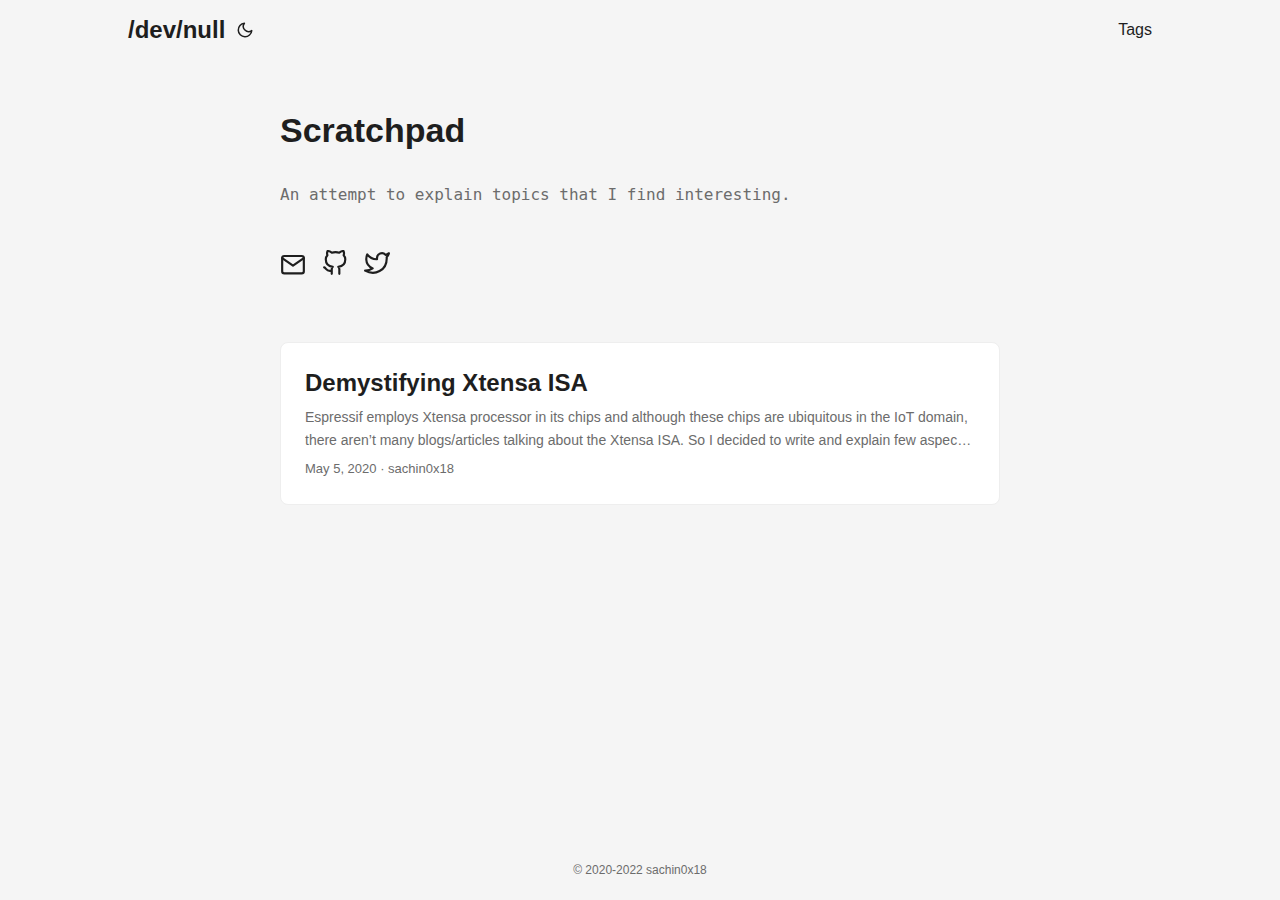
<file: index.html>
<!doctype html><html lang=en dir=auto>
<head>
<meta name=generator content="Hugo 0.92.1"><meta charset=utf-8>
<meta http-equiv=x-ua-compatible content="IE=edge">
<meta name=viewport content="width=device-width,initial-scale=1,shrink-to-fit=no">
<meta name=robots content="index, follow">
<title>/dev/null</title>
<meta name=keywords content="Embedded,Systems,Security,Blog">
<meta name=description content="Personal scratchpad">
<meta name=author content="sachin0x18">
<link rel=canonical href=https://sachin0x18.github.io/>
<link crossorigin=anonymous href=/assets/css/stylesheet.min.e53dbe94a61bf4f617babb4aac1305f19f971a9a8019ce7ce2056f63cece697e.css integrity="sha256-5T2+lKYb9PYXurtKrBMF8Z+XGpqAGc584gVvY87OaX4=" rel="preload stylesheet" as=style>
<link rel=icon href=https://sachin0x18.github.io/favicon.ico>
<link rel=icon type=image/png sizes=16x16 href=https://sachin0x18.github.io/favicon-16x16.png>
<link rel=icon type=image/png sizes=32x32 href=https://sachin0x18.github.io/favicon-32x32.png>
<link rel=apple-touch-icon href=https://sachin0x18.github.io/apple-touch-icon.png>
<link rel=mask-icon href=https://sachin0x18.github.io/safari-pinned-tab.svg>
<meta name=theme-color content="#2e2e33">
<meta name=msapplication-TileColor content="#2e2e33">
<link rel=alternate type=application/rss+xml href=https://sachin0x18.github.io/index.xml>
<noscript>
<style>#theme-toggle,.top-link{display:none}</style>
<style>@media(prefers-color-scheme:dark){:root{--theme:rgb(29, 30, 32);--entry:rgb(46, 46, 51);--primary:rgb(218, 218, 219);--secondary:rgb(155, 156, 157);--tertiary:rgb(65, 66, 68);--content:rgb(196, 196, 197);--hljs-bg:rgb(46, 46, 51);--code-bg:rgb(55, 56, 62);--border:rgb(51, 51, 51)}.list{background:var(--theme)}.list:not(.dark)::-webkit-scrollbar-track{background:0 0}.list:not(.dark)::-webkit-scrollbar-thumb{border-color:var(--theme)}}</style>
</noscript>
<script async src="https://www.googletagmanager.com/gtag/js?id=G-PNVJ8Z53RH"></script>
<script>var dnt=navigator.doNotTrack||window.doNotTrack||navigator.msDoNotTrack,doNotTrack=dnt=="1"||dnt=="yes";if(!doNotTrack){window.dataLayer=window.dataLayer||[];function gtag(){dataLayer.push(arguments)}gtag('js',new Date),gtag('config','G-PNVJ8Z53RH',{anonymize_ip:!0})}</script>
<meta property="og:title" content="/dev/null">
<meta property="og:description" content="Personal scratchpad">
<meta property="og:type" content="website">
<meta property="og:url" content="https://sachin0x18.github.io/"><meta property="og:site_name" content="/dev/null">
<meta name=twitter:card content="summary">
<meta name=twitter:title content="/dev/null">
<meta name=twitter:description content="Personal scratchpad">
<script type=application/ld+json>{"@context":"https://schema.org","@type":"Organization","name":"/dev/null","url":"https://sachin0x18.github.io/","description":"Personal scratchpad","thumbnailUrl":"https://sachin0x18.github.io/favicon.ico","sameAs":["mailto:sachin.parekh1811@gmail.com","https://github.com/sachin0x18","https://twitter.com/sachin0x18"]}</script>
</head>
<body class=list id=top>
<script>localStorage.getItem("pref-theme")==="dark"?document.body.classList.add('dark'):localStorage.getItem("pref-theme")==="light"?document.body.classList.remove('dark'):window.matchMedia('(prefers-color-scheme: dark)').matches&&document.body.classList.add('dark')</script>
<header class=header>
<nav class=nav>
<div class=logo>
<a href=https://sachin0x18.github.io/ accesskey=h title="/dev/null (Alt + H)">/dev/null</a>
<span class=logo-switches>
<button id=theme-toggle accesskey=t title="(Alt + T)"><svg id="moon" xmlns="http://www.w3.org/2000/svg" width="24" height="24" viewBox="0 0 24 24" fill="none" stroke="currentcolor" stroke-width="2" stroke-linecap="round" stroke-linejoin="round"><path d="M21 12.79A9 9 0 1111.21 3 7 7 0 0021 12.79z"/></svg><svg id="sun" xmlns="http://www.w3.org/2000/svg" width="24" height="24" viewBox="0 0 24 24" fill="none" stroke="currentcolor" stroke-width="2" stroke-linecap="round" stroke-linejoin="round"><circle cx="12" cy="12" r="5"/><line x1="12" y1="1" x2="12" y2="3"/><line x1="12" y1="21" x2="12" y2="23"/><line x1="4.22" y1="4.22" x2="5.64" y2="5.64"/><line x1="18.36" y1="18.36" x2="19.78" y2="19.78"/><line x1="1" y1="12" x2="3" y2="12"/><line x1="21" y1="12" x2="23" y2="12"/><line x1="4.22" y1="19.78" x2="5.64" y2="18.36"/><line x1="18.36" y1="5.64" x2="19.78" y2="4.22"/></svg>
</button>
</span>
</div>
<ul id=menu>
<li>
<a href=https://sachin0x18.github.io/tags/ title=Tags>
<span>Tags</span>
</a>
</li>
</ul>
</nav>
</header>
<main class=main>
<article class="first-entry home-info">
<header class=entry-header>
<h1>Scratchpad</h1>
</header>
<section class=entry-content>
<p><pre><code>An attempt to explain topics that I find interesting.
</code></pre>
</p>
</section>
<footer class=entry-footer>
<div class=social-icons>
<a href=mailto:sachin.parekh1811@gmail.com target=_blank rel="noopener noreferrer me" title=Email><svg xmlns="http://www.w3.org/2000/svg" viewBox="0 0 24 21" fill="none" stroke="currentcolor" stroke-width="2" stroke-linecap="round" stroke-linejoin="round"><path d="M4 4h16c1.1.0 2 .9 2 2v12c0 1.1-.9 2-2 2H4c-1.1.0-2-.9-2-2V6c0-1.1.9-2 2-2z"/><polyline points="22,6 12,13 2,6"/></svg>
</a>
<a href=https://github.com/sachin0x18 target=_blank rel="noopener noreferrer me" title=Github><svg xmlns="http://www.w3.org/2000/svg" viewBox="0 0 24 24" fill="none" stroke="currentcolor" stroke-width="2" stroke-linecap="round" stroke-linejoin="round"><path d="M9 19c-5 1.5-5-2.5-7-3m14 6v-3.87a3.37 3.37.0 00-.94-2.61c3.14-.35 6.44-1.54 6.44-7A5.44 5.44.0 0020 4.77 5.07 5.07.0 0019.91 1S18.73.65 16 2.48a13.38 13.38.0 00-7 0C6.27.65 5.09 1 5.09 1A5.07 5.07.0 005 4.77 5.44 5.44.0 003.5 8.55c0 5.42 3.3 6.61 6.44 7A3.37 3.37.0 009 18.13V22"/></svg>
</a>
<a href=https://twitter.com/sachin0x18 target=_blank rel="noopener noreferrer me" title=Twitter><svg xmlns="http://www.w3.org/2000/svg" viewBox="0 0 24 24" fill="none" stroke="currentcolor" stroke-width="2" stroke-linecap="round" stroke-linejoin="round"><path d="M23 3a10.9 10.9.0 01-3.14 1.53 4.48 4.48.0 00-7.86 3v1A10.66 10.66.0 013 4s-4 9 5 13a11.64 11.64.0 01-7 2c9 5 20 0 20-11.5a4.5 4.5.0 00-.08-.83A7.72 7.72.0 0023 3z"/></svg>
</a>
</div>
</footer>
</article>
<article class=post-entry>
<header class=entry-header>
<h2>Demystifying Xtensa ISA
</h2>
</header>
<section class=entry-content>
<p>Espressif employs Xtensa processor in its chips and although these chips are ubiquitous in the IoT domain, there aren’t many blogs/articles talking about the Xtensa ISA. So I decided to write and explain few aspects of the architecture.</p>
</section>
<footer class=entry-footer><span title="2020-05-05 00:00:01 +0000 UTC">May 5, 2020</span>&nbsp;·&nbsp;sachin0x18</footer>
<a class=entry-link aria-label="post link to Demystifying Xtensa ISA" href=https://sachin0x18.github.io/posts/demystifying-xtensa-isa/></a>
</article>
</main>
<footer class=footer>
<span>&copy 2020-2022 sachin0x18</span>
</footer>
<a href=#top aria-label="go to top" title="Go to Top (Alt + G)" class=top-link id=top-link accesskey=g><svg xmlns="http://www.w3.org/2000/svg" viewBox="0 0 12 6" fill="currentcolor"><path d="M12 6H0l6-6z"/></svg>
</a>
<script>let menu=document.getElementById('menu');menu&&(menu.scrollLeft=localStorage.getItem("menu-scroll-position"),menu.onscroll=function(){localStorage.setItem("menu-scroll-position",menu.scrollLeft)}),document.querySelectorAll('a[href^="#"]').forEach(a=>{a.addEventListener("click",function(b){b.preventDefault();var a=this.getAttribute("href").substr(1);window.matchMedia('(prefers-reduced-motion: reduce)').matches?document.querySelector(`[id='${decodeURIComponent(a)}']`).scrollIntoView():document.querySelector(`[id='${decodeURIComponent(a)}']`).scrollIntoView({behavior:"smooth"}),a==="top"?history.replaceState(null,null," "):history.pushState(null,null,`#${a}`)})})</script>
<script>var mybutton=document.getElementById("top-link");window.onscroll=function(){document.body.scrollTop>800||document.documentElement.scrollTop>800?(mybutton.style.visibility="visible",mybutton.style.opacity="1"):(mybutton.style.visibility="hidden",mybutton.style.opacity="0")}</script>
<script>document.getElementById("theme-toggle").addEventListener("click",()=>{document.body.className.includes("dark")?(document.body.classList.remove('dark'),localStorage.setItem("pref-theme",'light')):(document.body.classList.add('dark'),localStorage.setItem("pref-theme",'dark'))})</script>
</body>
</html>
</file>
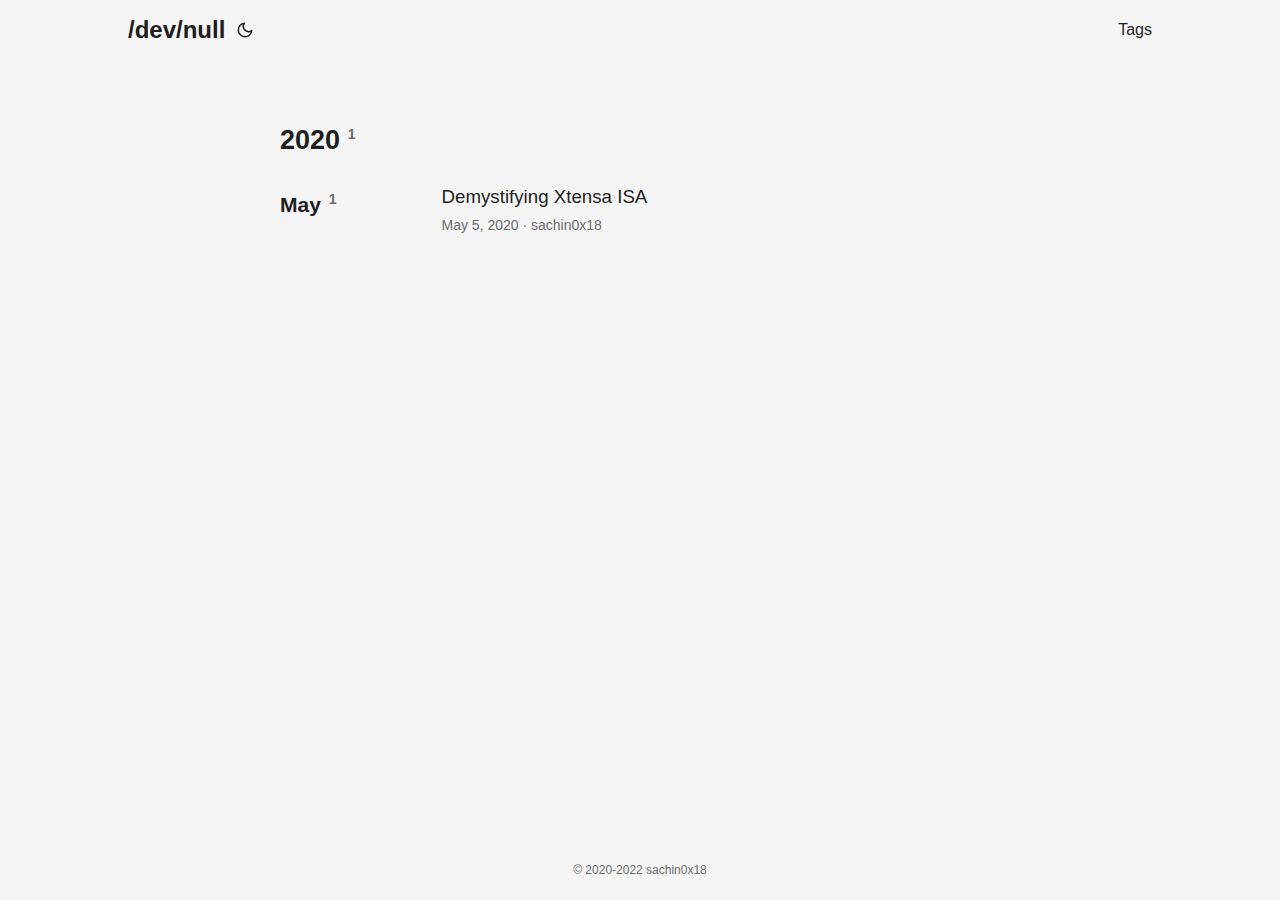
<file: archives/index.html>
<!doctype html><html lang=en dir=auto>
<head><meta charset=utf-8>
<meta http-equiv=x-ua-compatible content="IE=edge">
<meta name=viewport content="width=device-width,initial-scale=1,shrink-to-fit=no">
<meta name=robots content="index, follow">
<title>/dev/null</title>
<meta name=keywords content>
<meta name=description content=" - /dev/null">
<meta name=author content="sachin0x18">
<link rel=canonical href=https://sachin0x18.github.io/archives/>
<link crossorigin=anonymous href=/assets/css/stylesheet.min.e53dbe94a61bf4f617babb4aac1305f19f971a9a8019ce7ce2056f63cece697e.css integrity="sha256-5T2+lKYb9PYXurtKrBMF8Z+XGpqAGc584gVvY87OaX4=" rel="preload stylesheet" as=style>
<link rel=icon href=https://sachin0x18.github.io/favicon.ico>
<link rel=icon type=image/png sizes=16x16 href=https://sachin0x18.github.io/favicon-16x16.png>
<link rel=icon type=image/png sizes=32x32 href=https://sachin0x18.github.io/favicon-32x32.png>
<link rel=apple-touch-icon href=https://sachin0x18.github.io/apple-touch-icon.png>
<link rel=mask-icon href=https://sachin0x18.github.io/safari-pinned-tab.svg>
<meta name=theme-color content="#2e2e33">
<meta name=msapplication-TileColor content="#2e2e33">
<noscript>
<style>#theme-toggle,.top-link{display:none}</style>
<style>@media(prefers-color-scheme:dark){:root{--theme:rgb(29, 30, 32);--entry:rgb(46, 46, 51);--primary:rgb(218, 218, 219);--secondary:rgb(155, 156, 157);--tertiary:rgb(65, 66, 68);--content:rgb(196, 196, 197);--hljs-bg:rgb(46, 46, 51);--code-bg:rgb(55, 56, 62);--border:rgb(51, 51, 51)}.list{background:var(--theme)}.list:not(.dark)::-webkit-scrollbar-track{background:0 0}.list:not(.dark)::-webkit-scrollbar-thumb{border-color:var(--theme)}}</style>
</noscript>
<script async src="https://www.googletagmanager.com/gtag/js?id=G-PNVJ8Z53RH"></script>
<script>var dnt=navigator.doNotTrack||window.doNotTrack||navigator.msDoNotTrack,doNotTrack=dnt=="1"||dnt=="yes";if(!doNotTrack){window.dataLayer=window.dataLayer||[];function gtag(){dataLayer.push(arguments)}gtag('js',new Date),gtag('config','G-PNVJ8Z53RH',{anonymize_ip:!0})}</script>
<meta property="og:title" content>
<meta property="og:description" content>
<meta property="og:type" content="article">
<meta property="og:url" content="https://sachin0x18.github.io/archives/"><meta property="article:section" content>
<meta property="article:published_time" content="2020-05-06T00:00:00+00:00">
<meta property="article:modified_time" content="2020-05-06T00:00:00+00:00"><meta property="og:site_name" content="/dev/null">
<meta name=twitter:card content="summary">
<meta name=twitter:title content>
<meta name=twitter:description content>
<script type=application/ld+json>{"@context":"https://schema.org","@type":"BreadcrumbList","itemListElement":[{"@type":"ListItem","position":1,"name":"","item":"https://sachin0x18.github.io/archives/"}]}</script>
<script type=application/ld+json>{"@context":"https://schema.org","@type":"BlogPosting","headline":"","name":"","description":"","keywords":[],"articleBody":"","wordCount":"0","inLanguage":"en","datePublished":"2020-05-06T00:00:00Z","dateModified":"2020-05-06T00:00:00Z","author":{"@type":"Person","name":"sachin0x18"},"mainEntityOfPage":{"@type":"WebPage","@id":"https://sachin0x18.github.io/archives/"},"publisher":{"@type":"Organization","name":"/dev/null","logo":{"@type":"ImageObject","url":"https://sachin0x18.github.io/favicon.ico"}}}</script>
</head>
<body class=list id=top>
<script>localStorage.getItem("pref-theme")==="dark"?document.body.classList.add('dark'):localStorage.getItem("pref-theme")==="light"?document.body.classList.remove('dark'):window.matchMedia('(prefers-color-scheme: dark)').matches&&document.body.classList.add('dark')</script>
<header class=header>
<nav class=nav>
<div class=logo>
<a href=https://sachin0x18.github.io/ accesskey=h title="/dev/null (Alt + H)">/dev/null</a>
<span class=logo-switches>
<button id=theme-toggle accesskey=t title="(Alt + T)"><svg id="moon" xmlns="http://www.w3.org/2000/svg" width="24" height="24" viewBox="0 0 24 24" fill="none" stroke="currentcolor" stroke-width="2" stroke-linecap="round" stroke-linejoin="round"><path d="M21 12.79A9 9 0 1111.21 3 7 7 0 0021 12.79z"/></svg><svg id="sun" xmlns="http://www.w3.org/2000/svg" width="24" height="24" viewBox="0 0 24 24" fill="none" stroke="currentcolor" stroke-width="2" stroke-linecap="round" stroke-linejoin="round"><circle cx="12" cy="12" r="5"/><line x1="12" y1="1" x2="12" y2="3"/><line x1="12" y1="21" x2="12" y2="23"/><line x1="4.22" y1="4.22" x2="5.64" y2="5.64"/><line x1="18.36" y1="18.36" x2="19.78" y2="19.78"/><line x1="1" y1="12" x2="3" y2="12"/><line x1="21" y1="12" x2="23" y2="12"/><line x1="4.22" y1="19.78" x2="5.64" y2="18.36"/><line x1="18.36" y1="5.64" x2="19.78" y2="4.22"/></svg>
</button>
</span>
</div>
<ul id=menu>
<li>
<a href=https://sachin0x18.github.io/tags/ title=Tags>
<span>Tags</span>
</a>
</li>
</ul>
</nav>
</header>
<main class=main>
<header class=page-header>
<h1></h1>
</header>
<div class=archive-year>
<h2 class=archive-year-header>2020<sup class=archive-count>&nbsp;&nbsp;1</sup>
</h2>
<div class=archive-month>
<h3 class=archive-month-header>May<sup class=archive-count>&nbsp;&nbsp;1</sup></h3>
<div class=archive-posts>
<div class=archive-entry>
<h3 class=archive-entry-title>Demystifying Xtensa ISA
</h3>
<div class=archive-meta><span title="2020-05-05 00:00:01 +0000 UTC">May 5, 2020</span>&nbsp;·&nbsp;sachin0x18</div>
<a class=entry-link aria-label="post link to Demystifying Xtensa ISA" href=https://sachin0x18.github.io/posts/demystifying-xtensa-isa/></a>
</div>
</div>
</div>
</div>
</main>
<footer class=footer>
<span>&copy 2020-2022 sachin0x18</span>
</footer>
<a href=#top aria-label="go to top" title="Go to Top (Alt + G)" class=top-link id=top-link accesskey=g><svg xmlns="http://www.w3.org/2000/svg" viewBox="0 0 12 6" fill="currentcolor"><path d="M12 6H0l6-6z"/></svg>
</a>
<script>let menu=document.getElementById('menu');menu&&(menu.scrollLeft=localStorage.getItem("menu-scroll-position"),menu.onscroll=function(){localStorage.setItem("menu-scroll-position",menu.scrollLeft)}),document.querySelectorAll('a[href^="#"]').forEach(a=>{a.addEventListener("click",function(b){b.preventDefault();var a=this.getAttribute("href").substr(1);window.matchMedia('(prefers-reduced-motion: reduce)').matches?document.querySelector(`[id='${decodeURIComponent(a)}']`).scrollIntoView():document.querySelector(`[id='${decodeURIComponent(a)}']`).scrollIntoView({behavior:"smooth"}),a==="top"?history.replaceState(null,null," "):history.pushState(null,null,`#${a}`)})})</script>
<script>var mybutton=document.getElementById("top-link");window.onscroll=function(){document.body.scrollTop>800||document.documentElement.scrollTop>800?(mybutton.style.visibility="visible",mybutton.style.opacity="1"):(mybutton.style.visibility="hidden",mybutton.style.opacity="0")}</script>
<script>document.getElementById("theme-toggle").addEventListener("click",()=>{document.body.className.includes("dark")?(document.body.classList.remove('dark'),localStorage.setItem("pref-theme",'light')):(document.body.classList.add('dark'),localStorage.setItem("pref-theme",'dark'))})</script>
</body>
</html>
</file>
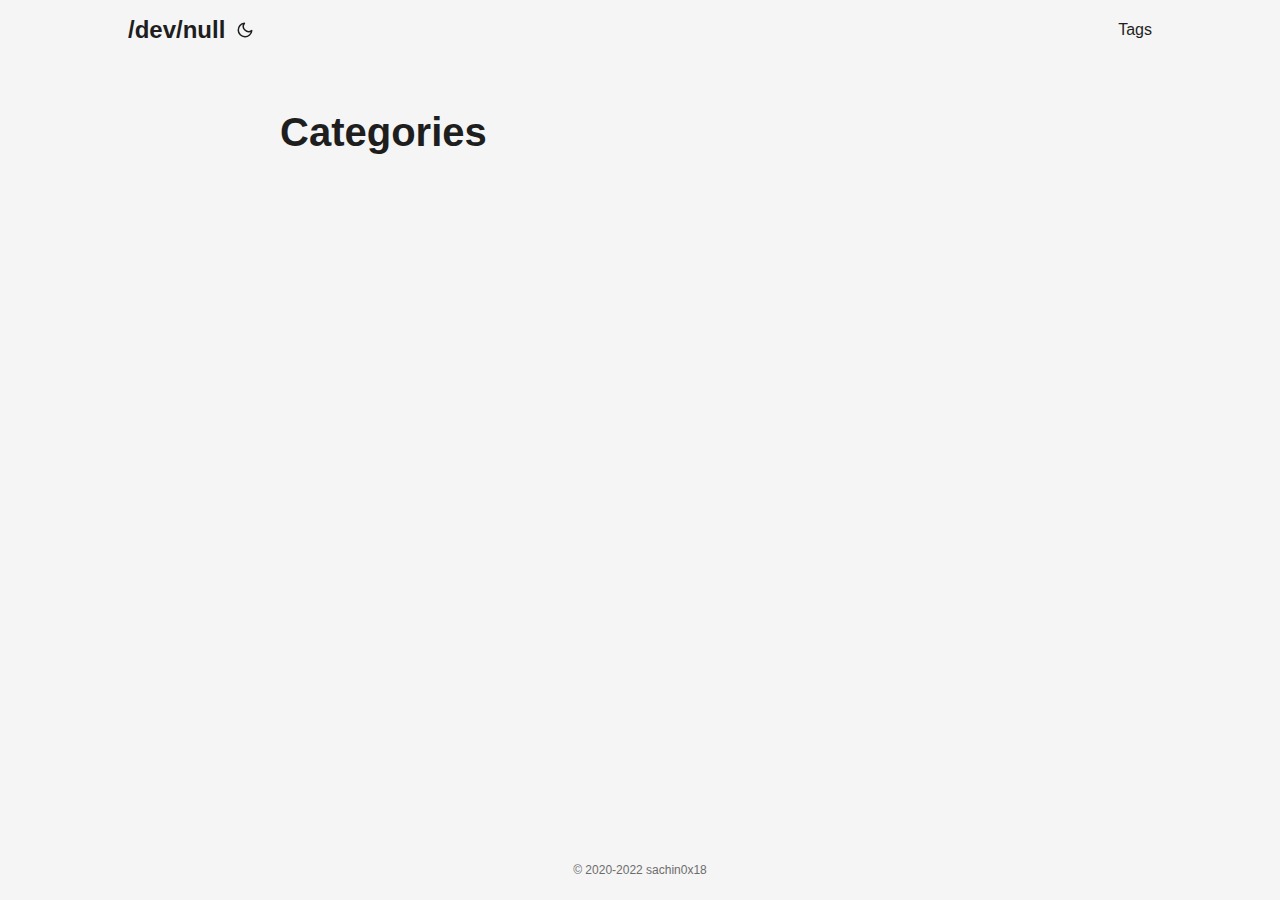
<file: categories/index.html>
<!doctype html><html lang=en dir=auto>
<head><meta charset=utf-8>
<meta http-equiv=x-ua-compatible content="IE=edge">
<meta name=viewport content="width=device-width,initial-scale=1,shrink-to-fit=no">
<meta name=robots content="index, follow">
<title>Categories | /dev/null</title>
<meta name=keywords content>
<meta name=description content="Personal scratchpad">
<meta name=author content="sachin0x18">
<link rel=canonical href=https://sachin0x18.github.io/categories/>
<link crossorigin=anonymous href=/assets/css/stylesheet.min.e53dbe94a61bf4f617babb4aac1305f19f971a9a8019ce7ce2056f63cece697e.css integrity="sha256-5T2+lKYb9PYXurtKrBMF8Z+XGpqAGc584gVvY87OaX4=" rel="preload stylesheet" as=style>
<link rel=icon href=https://sachin0x18.github.io/favicon.ico>
<link rel=icon type=image/png sizes=16x16 href=https://sachin0x18.github.io/favicon-16x16.png>
<link rel=icon type=image/png sizes=32x32 href=https://sachin0x18.github.io/favicon-32x32.png>
<link rel=apple-touch-icon href=https://sachin0x18.github.io/apple-touch-icon.png>
<link rel=mask-icon href=https://sachin0x18.github.io/safari-pinned-tab.svg>
<meta name=theme-color content="#2e2e33">
<meta name=msapplication-TileColor content="#2e2e33">
<link rel=alternate type=application/rss+xml href=https://sachin0x18.github.io/categories/index.xml>
<noscript>
<style>#theme-toggle,.top-link{display:none}</style>
<style>@media(prefers-color-scheme:dark){:root{--theme:rgb(29, 30, 32);--entry:rgb(46, 46, 51);--primary:rgb(218, 218, 219);--secondary:rgb(155, 156, 157);--tertiary:rgb(65, 66, 68);--content:rgb(196, 196, 197);--hljs-bg:rgb(46, 46, 51);--code-bg:rgb(55, 56, 62);--border:rgb(51, 51, 51)}.list{background:var(--theme)}.list:not(.dark)::-webkit-scrollbar-track{background:0 0}.list:not(.dark)::-webkit-scrollbar-thumb{border-color:var(--theme)}}</style>
</noscript>
<script async src="https://www.googletagmanager.com/gtag/js?id=G-PNVJ8Z53RH"></script>
<script>var dnt=navigator.doNotTrack||window.doNotTrack||navigator.msDoNotTrack,doNotTrack=dnt=="1"||dnt=="yes";if(!doNotTrack){window.dataLayer=window.dataLayer||[];function gtag(){dataLayer.push(arguments)}gtag('js',new Date),gtag('config','G-PNVJ8Z53RH',{anonymize_ip:!0})}</script>
<meta property="og:title" content="Categories">
<meta property="og:description" content="Personal scratchpad">
<meta property="og:type" content="website">
<meta property="og:url" content="https://sachin0x18.github.io/categories/"><meta property="og:site_name" content="/dev/null">
<meta name=twitter:card content="summary">
<meta name=twitter:title content="Categories">
<meta name=twitter:description content="Personal scratchpad">
</head>
<body class=list id=top>
<script>localStorage.getItem("pref-theme")==="dark"?document.body.classList.add('dark'):localStorage.getItem("pref-theme")==="light"?document.body.classList.remove('dark'):window.matchMedia('(prefers-color-scheme: dark)').matches&&document.body.classList.add('dark')</script>
<header class=header>
<nav class=nav>
<div class=logo>
<a href=https://sachin0x18.github.io/ accesskey=h title="/dev/null (Alt + H)">/dev/null</a>
<span class=logo-switches>
<button id=theme-toggle accesskey=t title="(Alt + T)"><svg id="moon" xmlns="http://www.w3.org/2000/svg" width="24" height="24" viewBox="0 0 24 24" fill="none" stroke="currentcolor" stroke-width="2" stroke-linecap="round" stroke-linejoin="round"><path d="M21 12.79A9 9 0 1111.21 3 7 7 0 0021 12.79z"/></svg><svg id="sun" xmlns="http://www.w3.org/2000/svg" width="24" height="24" viewBox="0 0 24 24" fill="none" stroke="currentcolor" stroke-width="2" stroke-linecap="round" stroke-linejoin="round"><circle cx="12" cy="12" r="5"/><line x1="12" y1="1" x2="12" y2="3"/><line x1="12" y1="21" x2="12" y2="23"/><line x1="4.22" y1="4.22" x2="5.64" y2="5.64"/><line x1="18.36" y1="18.36" x2="19.78" y2="19.78"/><line x1="1" y1="12" x2="3" y2="12"/><line x1="21" y1="12" x2="23" y2="12"/><line x1="4.22" y1="19.78" x2="5.64" y2="18.36"/><line x1="18.36" y1="5.64" x2="19.78" y2="4.22"/></svg>
</button>
</span>
</div>
<ul id=menu>
<li>
<a href=https://sachin0x18.github.io/tags/ title=Tags>
<span>Tags</span>
</a>
</li>
</ul>
</nav>
</header>
<main class=main>
<header class=page-header>
<h1>Categories</h1>
</header>
<ul class=terms-tags>
</ul>
</main>
<footer class=footer>
<span>&copy 2020-2022 sachin0x18</span>
</footer>
<a href=#top aria-label="go to top" title="Go to Top (Alt + G)" class=top-link id=top-link accesskey=g><svg xmlns="http://www.w3.org/2000/svg" viewBox="0 0 12 6" fill="currentcolor"><path d="M12 6H0l6-6z"/></svg>
</a>
<script>let menu=document.getElementById('menu');menu&&(menu.scrollLeft=localStorage.getItem("menu-scroll-position"),menu.onscroll=function(){localStorage.setItem("menu-scroll-position",menu.scrollLeft)}),document.querySelectorAll('a[href^="#"]').forEach(a=>{a.addEventListener("click",function(b){b.preventDefault();var a=this.getAttribute("href").substr(1);window.matchMedia('(prefers-reduced-motion: reduce)').matches?document.querySelector(`[id='${decodeURIComponent(a)}']`).scrollIntoView():document.querySelector(`[id='${decodeURIComponent(a)}']`).scrollIntoView({behavior:"smooth"}),a==="top"?history.replaceState(null,null," "):history.pushState(null,null,`#${a}`)})})</script>
<script>var mybutton=document.getElementById("top-link");window.onscroll=function(){document.body.scrollTop>800||document.documentElement.scrollTop>800?(mybutton.style.visibility="visible",mybutton.style.opacity="1"):(mybutton.style.visibility="hidden",mybutton.style.opacity="0")}</script>
<script>document.getElementById("theme-toggle").addEventListener("click",()=>{document.body.className.includes("dark")?(document.body.classList.remove('dark'),localStorage.setItem("pref-theme",'light')):(document.body.classList.add('dark'),localStorage.setItem("pref-theme",'dark'))})</script>
</body>
</html>
</file>
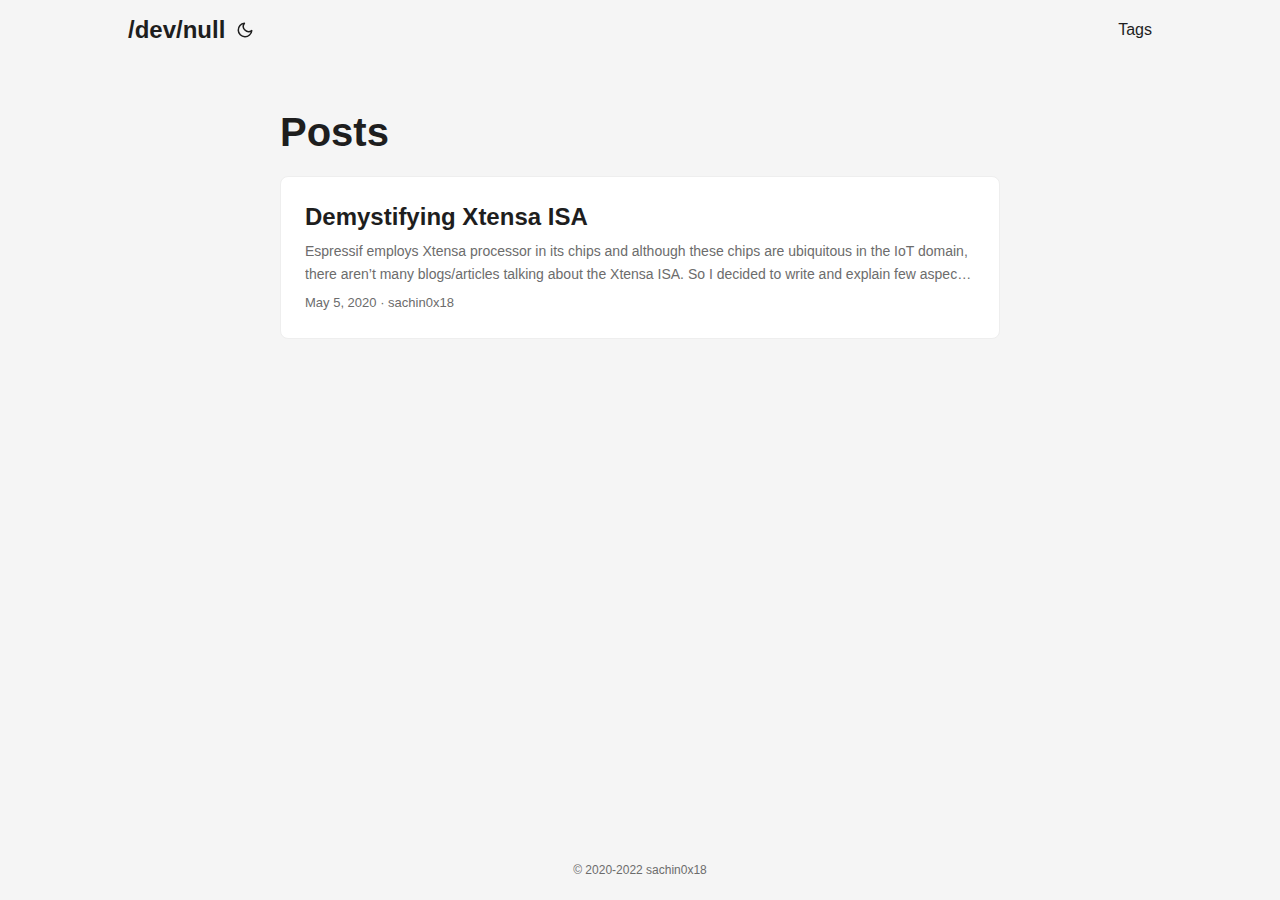
<file: posts/index.html>
<!doctype html><html lang=en dir=auto>
<head><meta charset=utf-8>
<meta http-equiv=x-ua-compatible content="IE=edge">
<meta name=viewport content="width=device-width,initial-scale=1,shrink-to-fit=no">
<meta name=robots content="index, follow">
<title>Posts | /dev/null</title>
<meta name=keywords content>
<meta name=description content="Posts - /dev/null">
<meta name=author content="sachin0x18">
<link rel=canonical href=https://sachin0x18.github.io/posts/>
<link crossorigin=anonymous href=/assets/css/stylesheet.min.e53dbe94a61bf4f617babb4aac1305f19f971a9a8019ce7ce2056f63cece697e.css integrity="sha256-5T2+lKYb9PYXurtKrBMF8Z+XGpqAGc584gVvY87OaX4=" rel="preload stylesheet" as=style>
<link rel=icon href=https://sachin0x18.github.io/favicon.ico>
<link rel=icon type=image/png sizes=16x16 href=https://sachin0x18.github.io/favicon-16x16.png>
<link rel=icon type=image/png sizes=32x32 href=https://sachin0x18.github.io/favicon-32x32.png>
<link rel=apple-touch-icon href=https://sachin0x18.github.io/apple-touch-icon.png>
<link rel=mask-icon href=https://sachin0x18.github.io/safari-pinned-tab.svg>
<meta name=theme-color content="#2e2e33">
<meta name=msapplication-TileColor content="#2e2e33">
<link rel=alternate type=application/rss+xml href=https://sachin0x18.github.io/posts/index.xml>
<noscript>
<style>#theme-toggle,.top-link{display:none}</style>
<style>@media(prefers-color-scheme:dark){:root{--theme:rgb(29, 30, 32);--entry:rgb(46, 46, 51);--primary:rgb(218, 218, 219);--secondary:rgb(155, 156, 157);--tertiary:rgb(65, 66, 68);--content:rgb(196, 196, 197);--hljs-bg:rgb(46, 46, 51);--code-bg:rgb(55, 56, 62);--border:rgb(51, 51, 51)}.list{background:var(--theme)}.list:not(.dark)::-webkit-scrollbar-track{background:0 0}.list:not(.dark)::-webkit-scrollbar-thumb{border-color:var(--theme)}}</style>
</noscript>
<script async src="https://www.googletagmanager.com/gtag/js?id=G-PNVJ8Z53RH"></script>
<script>var dnt=navigator.doNotTrack||window.doNotTrack||navigator.msDoNotTrack,doNotTrack=dnt=="1"||dnt=="yes";if(!doNotTrack){window.dataLayer=window.dataLayer||[];function gtag(){dataLayer.push(arguments)}gtag('js',new Date),gtag('config','G-PNVJ8Z53RH',{anonymize_ip:!0})}</script>
<meta property="og:title" content="Posts">
<meta property="og:description" content="Personal scratchpad">
<meta property="og:type" content="website">
<meta property="og:url" content="https://sachin0x18.github.io/posts/"><meta property="og:site_name" content="/dev/null">
<meta name=twitter:card content="summary">
<meta name=twitter:title content="Posts">
<meta name=twitter:description content="Personal scratchpad">
<script type=application/ld+json>{"@context":"https://schema.org","@type":"BreadcrumbList","itemListElement":[{"@type":"ListItem","position":1,"name":"Posts","item":"https://sachin0x18.github.io/posts/"}]}</script>
</head>
<body class=list id=top>
<script>localStorage.getItem("pref-theme")==="dark"?document.body.classList.add('dark'):localStorage.getItem("pref-theme")==="light"?document.body.classList.remove('dark'):window.matchMedia('(prefers-color-scheme: dark)').matches&&document.body.classList.add('dark')</script>
<header class=header>
<nav class=nav>
<div class=logo>
<a href=https://sachin0x18.github.io/ accesskey=h title="/dev/null (Alt + H)">/dev/null</a>
<span class=logo-switches>
<button id=theme-toggle accesskey=t title="(Alt + T)"><svg id="moon" xmlns="http://www.w3.org/2000/svg" width="24" height="24" viewBox="0 0 24 24" fill="none" stroke="currentcolor" stroke-width="2" stroke-linecap="round" stroke-linejoin="round"><path d="M21 12.79A9 9 0 1111.21 3 7 7 0 0021 12.79z"/></svg><svg id="sun" xmlns="http://www.w3.org/2000/svg" width="24" height="24" viewBox="0 0 24 24" fill="none" stroke="currentcolor" stroke-width="2" stroke-linecap="round" stroke-linejoin="round"><circle cx="12" cy="12" r="5"/><line x1="12" y1="1" x2="12" y2="3"/><line x1="12" y1="21" x2="12" y2="23"/><line x1="4.22" y1="4.22" x2="5.64" y2="5.64"/><line x1="18.36" y1="18.36" x2="19.78" y2="19.78"/><line x1="1" y1="12" x2="3" y2="12"/><line x1="21" y1="12" x2="23" y2="12"/><line x1="4.22" y1="19.78" x2="5.64" y2="18.36"/><line x1="18.36" y1="5.64" x2="19.78" y2="4.22"/></svg>
</button>
</span>
</div>
<ul id=menu>
<li>
<a href=https://sachin0x18.github.io/tags/ title=Tags>
<span>Tags</span>
</a>
</li>
</ul>
</nav>
</header>
<main class=main>
<header class=page-header>
<h1>Posts</h1>
</header>
<article class=post-entry>
<header class=entry-header>
<h2>Demystifying Xtensa ISA
</h2>
</header>
<section class=entry-content>
<p>Espressif employs Xtensa processor in its chips and although these chips are ubiquitous in the IoT domain, there aren’t many blogs/articles talking about the Xtensa ISA. So I decided to write and explain few aspects of the architecture.</p>
</section>
<footer class=entry-footer><span title="2020-05-05 00:00:01 +0000 UTC">May 5, 2020</span>&nbsp;·&nbsp;sachin0x18</footer>
<a class=entry-link aria-label="post link to Demystifying Xtensa ISA" href=https://sachin0x18.github.io/posts/demystifying-xtensa-isa/></a>
</article>
</main>
<footer class=footer>
<span>&copy 2020-2022 sachin0x18</span>
</footer>
<a href=#top aria-label="go to top" title="Go to Top (Alt + G)" class=top-link id=top-link accesskey=g><svg xmlns="http://www.w3.org/2000/svg" viewBox="0 0 12 6" fill="currentcolor"><path d="M12 6H0l6-6z"/></svg>
</a>
<script>let menu=document.getElementById('menu');menu&&(menu.scrollLeft=localStorage.getItem("menu-scroll-position"),menu.onscroll=function(){localStorage.setItem("menu-scroll-position",menu.scrollLeft)}),document.querySelectorAll('a[href^="#"]').forEach(a=>{a.addEventListener("click",function(b){b.preventDefault();var a=this.getAttribute("href").substr(1);window.matchMedia('(prefers-reduced-motion: reduce)').matches?document.querySelector(`[id='${decodeURIComponent(a)}']`).scrollIntoView():document.querySelector(`[id='${decodeURIComponent(a)}']`).scrollIntoView({behavior:"smooth"}),a==="top"?history.replaceState(null,null," "):history.pushState(null,null,`#${a}`)})})</script>
<script>var mybutton=document.getElementById("top-link");window.onscroll=function(){document.body.scrollTop>800||document.documentElement.scrollTop>800?(mybutton.style.visibility="visible",mybutton.style.opacity="1"):(mybutton.style.visibility="hidden",mybutton.style.opacity="0")}</script>
<script>document.getElementById("theme-toggle").addEventListener("click",()=>{document.body.className.includes("dark")?(document.body.classList.remove('dark'),localStorage.setItem("pref-theme",'light')):(document.body.classList.add('dark'),localStorage.setItem("pref-theme",'dark'))})</script>
</body>
</html>
</file>
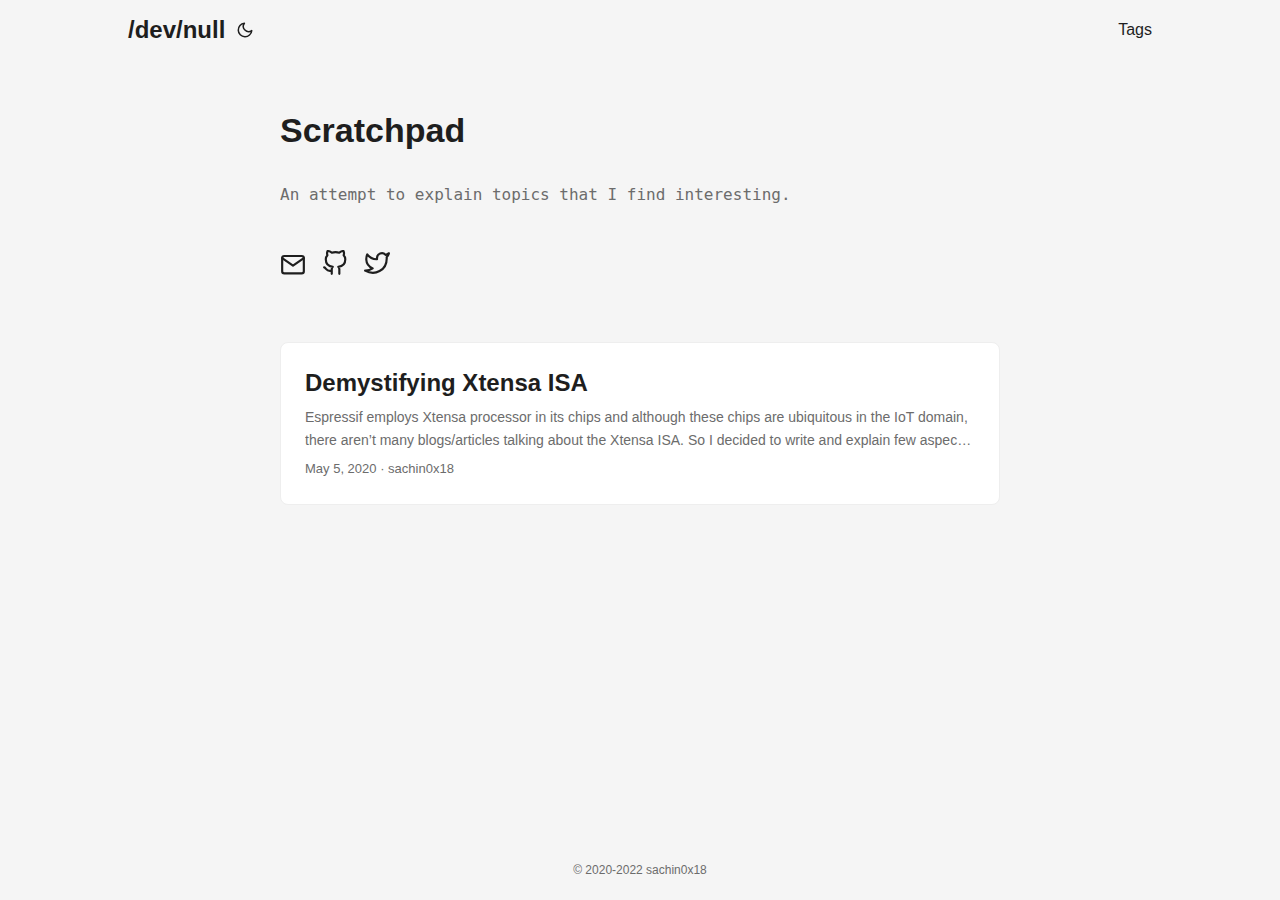
<file: page/1/index.html>
<!doctype html><html><head><title>https://sachin0x18.github.io/</title><link rel=canonical href=https://sachin0x18.github.io/><meta name=robots content="noindex"><meta charset=utf-8><meta http-equiv=refresh content="0; url=https://sachin0x18.github.io/"></head></html>
</file>
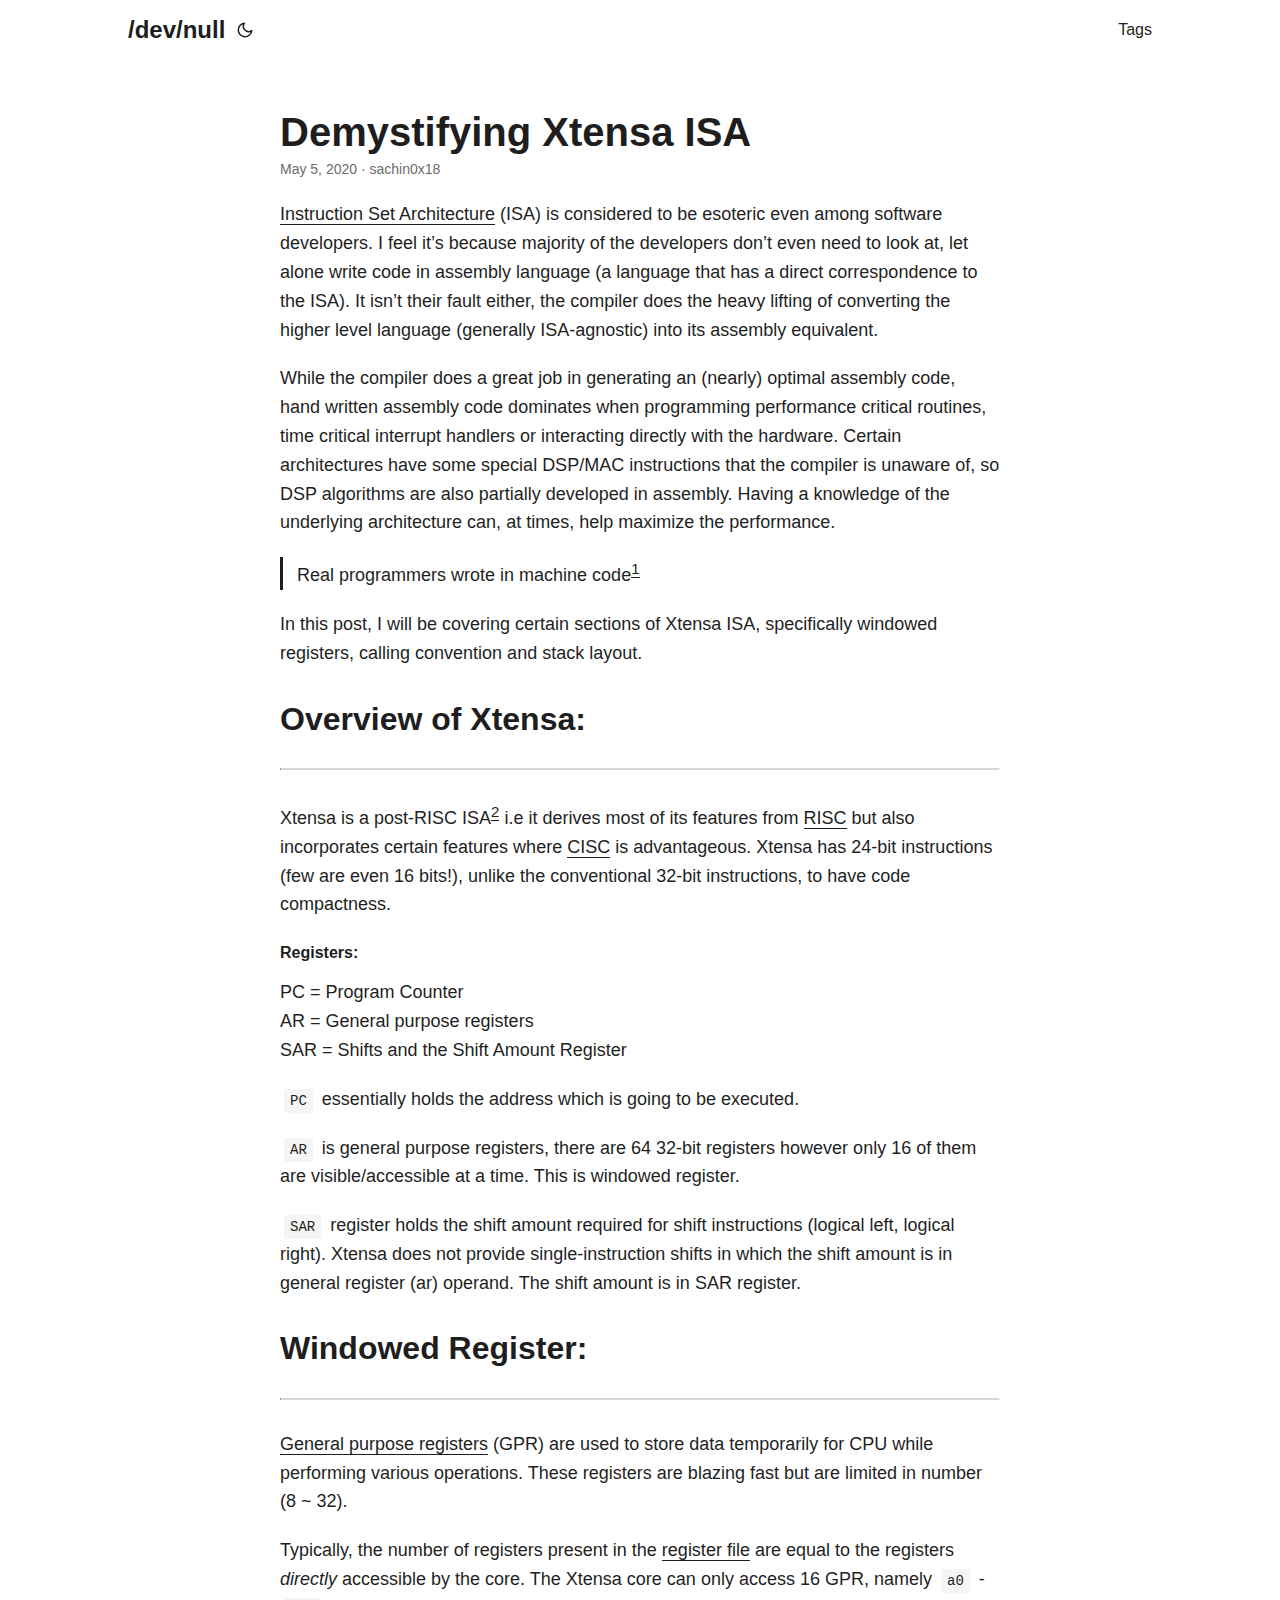
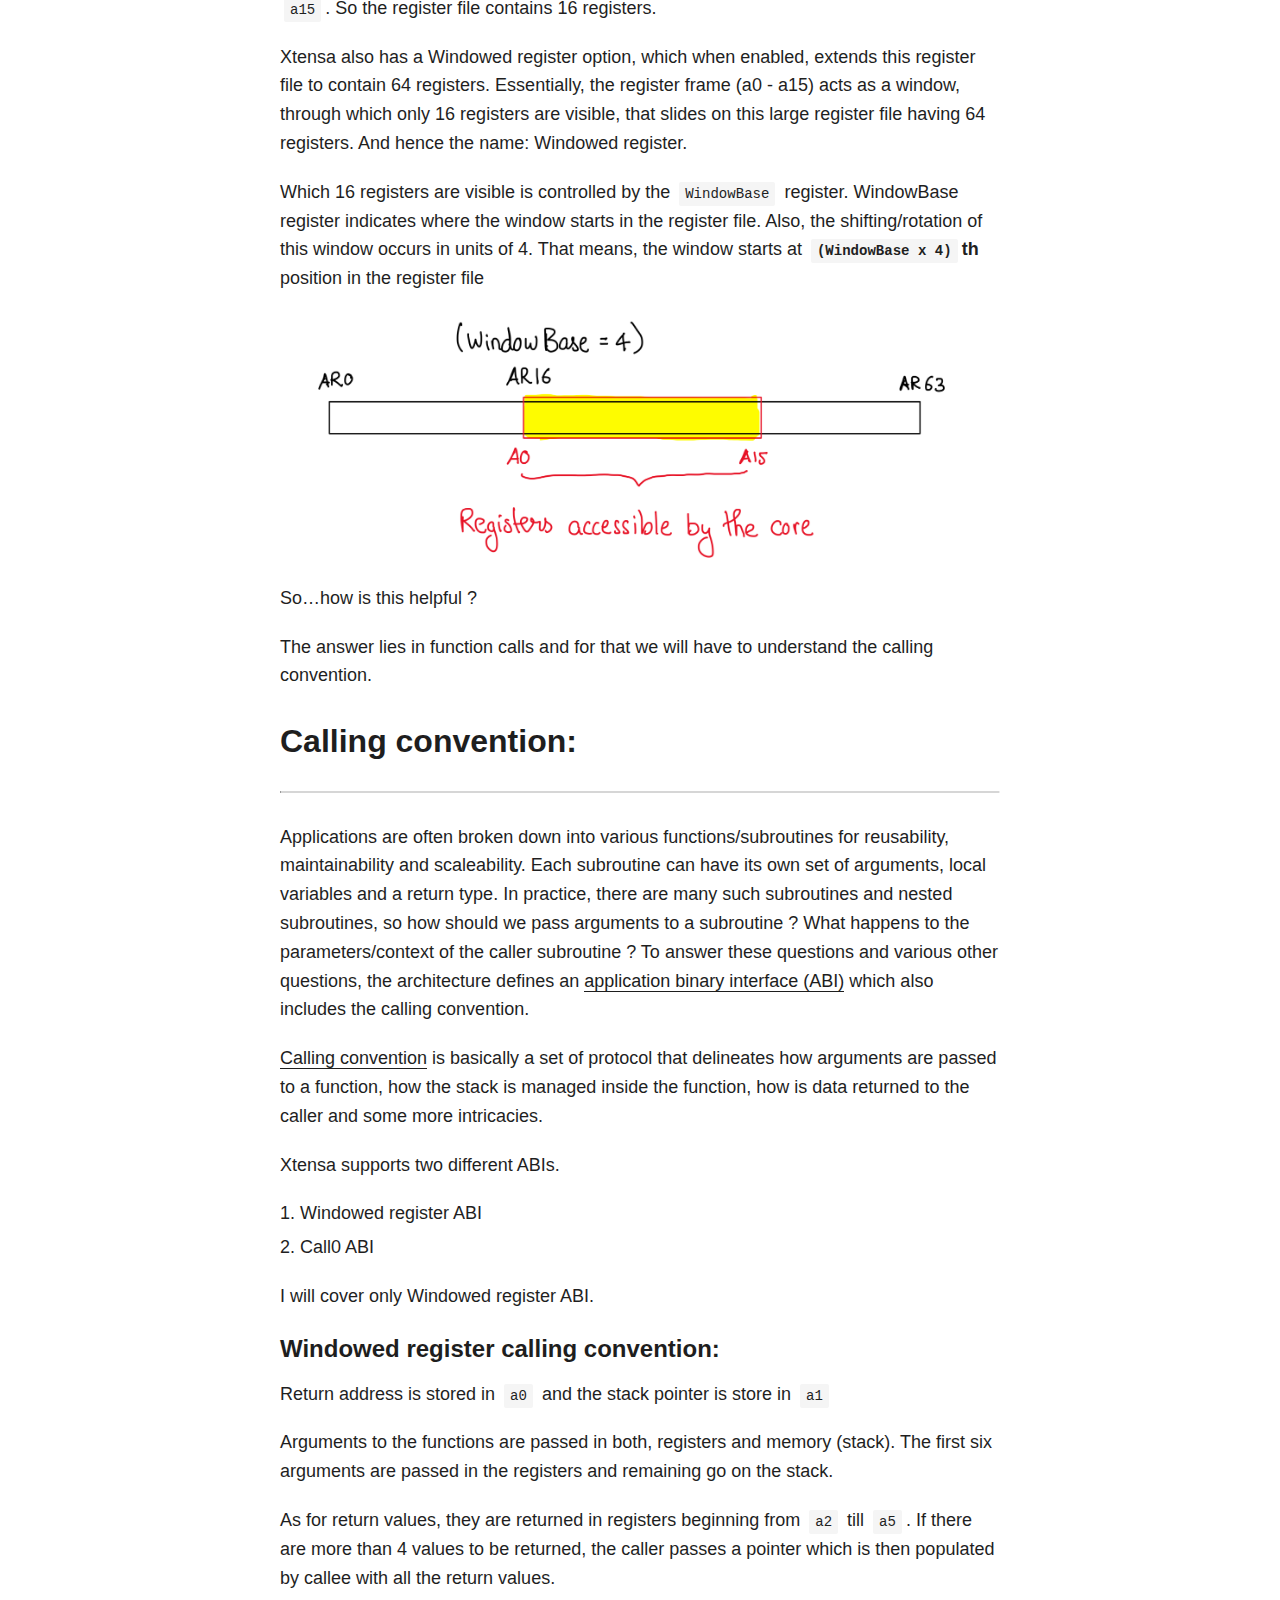
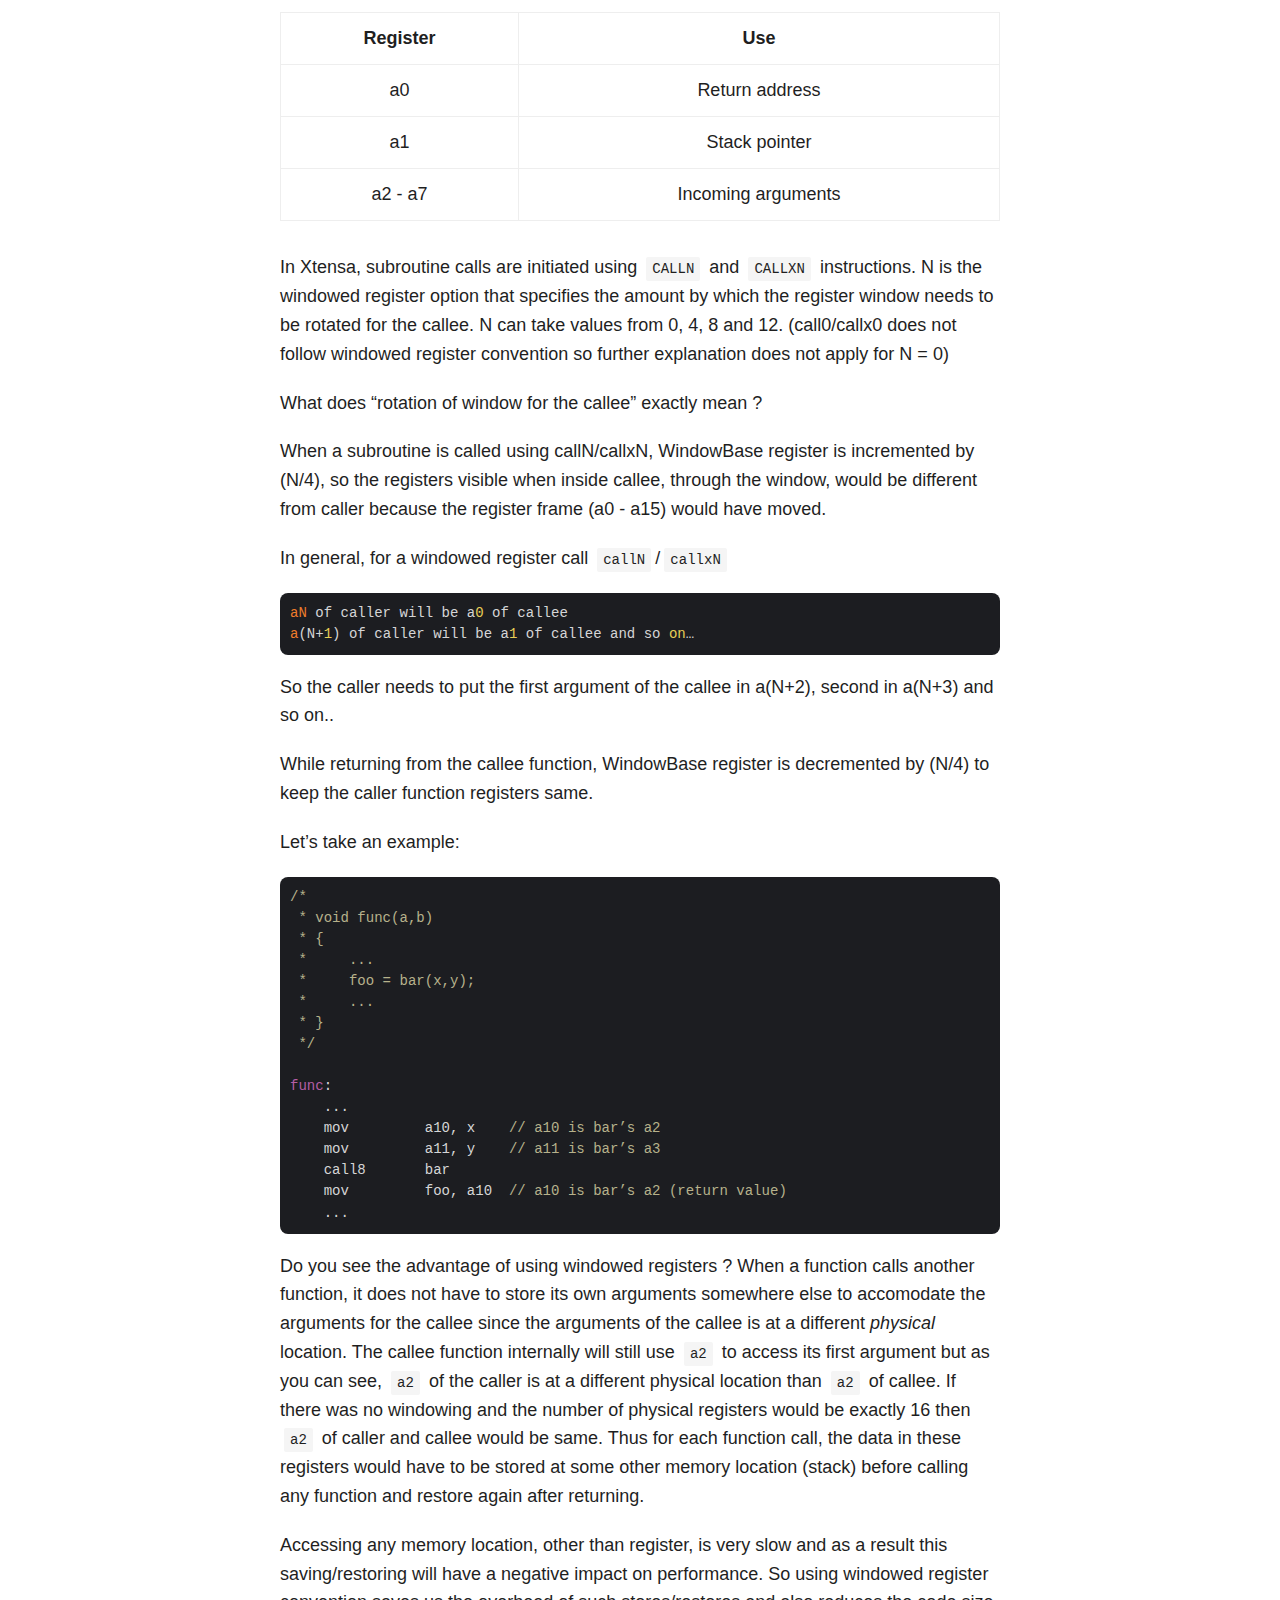
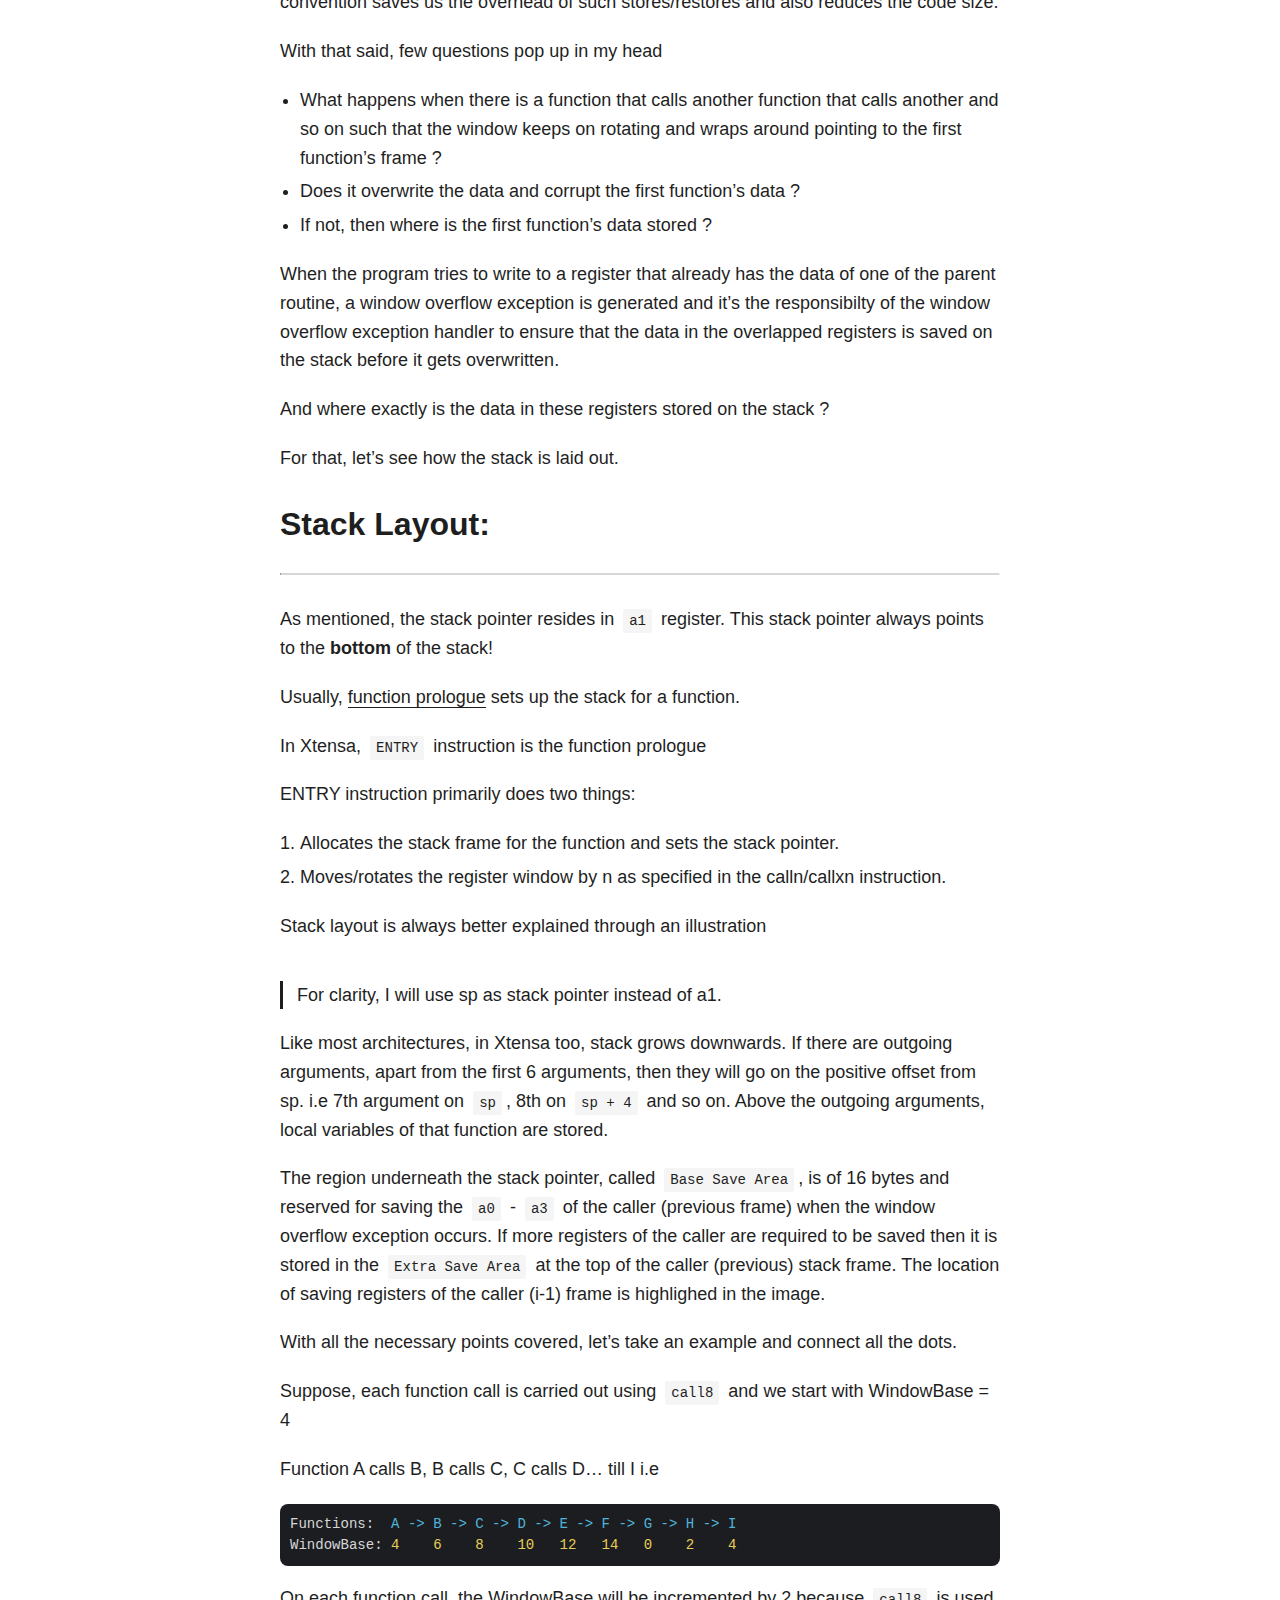
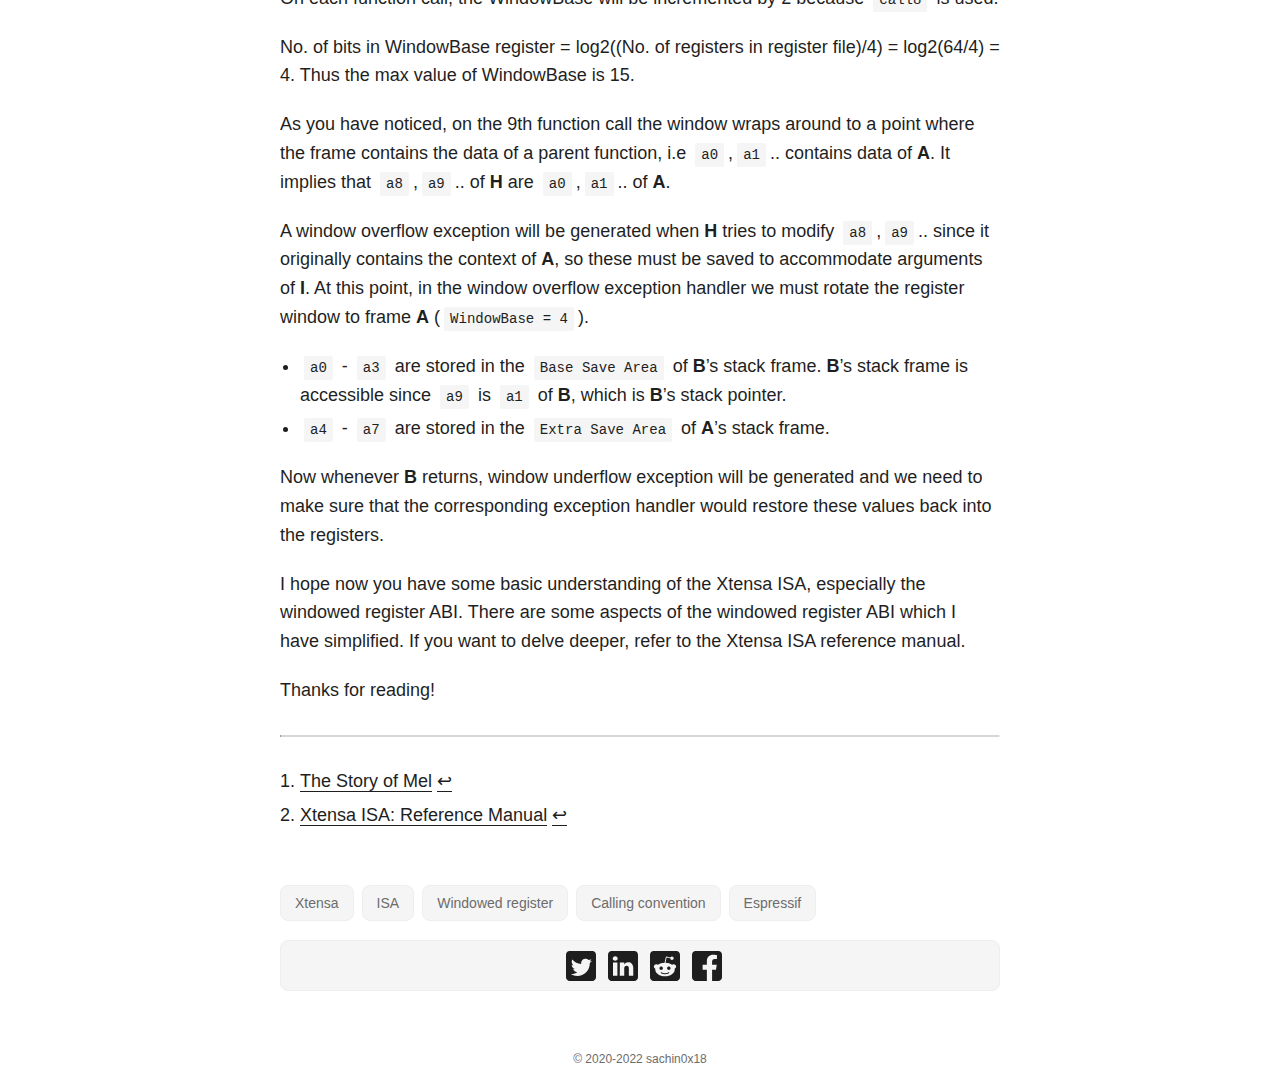
<file: posts/demystifying-xtensa-isa/index.html>
<!doctype html><html lang=en dir=auto>
<head><meta charset=utf-8>
<meta http-equiv=x-ua-compatible content="IE=edge">
<meta name=viewport content="width=device-width,initial-scale=1,shrink-to-fit=no">
<meta name=robots content="index, follow">
<title>Demystifying Xtensa ISA | /dev/null</title>
<meta name=keywords content="Xtensa,ISA,Windowed register,Calling convention,Espressif">
<meta name=description content="Espressif employs Xtensa processor in its chips and although these chips are ubiquitous in the IoT domain, there aren&rsquo;t many blogs/articles talking about the Xtensa ISA. So I decided to write and explain few aspects of the architecture.">
<meta name=author content="sachin0x18">
<link rel=canonical href=https://sachin0x18.github.io/posts/demystifying-xtensa-isa/>
<link crossorigin=anonymous href=/assets/css/stylesheet.min.e53dbe94a61bf4f617babb4aac1305f19f971a9a8019ce7ce2056f63cece697e.css integrity="sha256-5T2+lKYb9PYXurtKrBMF8Z+XGpqAGc584gVvY87OaX4=" rel="preload stylesheet" as=style>
<script defer crossorigin=anonymous src=/assets/js/highlight.min.7680afc38aa6b15ddf158a4f3780b7b1f7dde7e91d26f073e6229bb7a0793c92.js integrity="sha256-doCvw4qmsV3fFYpPN4C3sffd5+kdJvBz5iKbt6B5PJI=" onload=hljs.initHighlightingOnLoad()></script>
<link rel=icon href=https://sachin0x18.github.io/favicon.ico>
<link rel=icon type=image/png sizes=16x16 href=https://sachin0x18.github.io/favicon-16x16.png>
<link rel=icon type=image/png sizes=32x32 href=https://sachin0x18.github.io/favicon-32x32.png>
<link rel=apple-touch-icon href=https://sachin0x18.github.io/apple-touch-icon.png>
<link rel=mask-icon href=https://sachin0x18.github.io/safari-pinned-tab.svg>
<meta name=theme-color content="#2e2e33">
<meta name=msapplication-TileColor content="#2e2e33">
<noscript>
<style>#theme-toggle,.top-link{display:none}</style>
<style>@media(prefers-color-scheme:dark){:root{--theme:rgb(29, 30, 32);--entry:rgb(46, 46, 51);--primary:rgb(218, 218, 219);--secondary:rgb(155, 156, 157);--tertiary:rgb(65, 66, 68);--content:rgb(196, 196, 197);--hljs-bg:rgb(46, 46, 51);--code-bg:rgb(55, 56, 62);--border:rgb(51, 51, 51)}.list{background:var(--theme)}.list:not(.dark)::-webkit-scrollbar-track{background:0 0}.list:not(.dark)::-webkit-scrollbar-thumb{border-color:var(--theme)}}</style>
</noscript>
<script async src="https://www.googletagmanager.com/gtag/js?id=G-PNVJ8Z53RH"></script>
<script>var dnt=navigator.doNotTrack||window.doNotTrack||navigator.msDoNotTrack,doNotTrack=dnt=="1"||dnt=="yes";if(!doNotTrack){window.dataLayer=window.dataLayer||[];function gtag(){dataLayer.push(arguments)}gtag('js',new Date),gtag('config','G-PNVJ8Z53RH',{anonymize_ip:!0})}</script>
<meta property="og:title" content="Demystifying Xtensa ISA">
<meta property="og:description" content="Espressif employs Xtensa processor in its chips and although these chips are ubiquitous in the IoT domain, there aren&rsquo;t many blogs/articles talking about the Xtensa ISA. So I decided to write and explain few aspects of the architecture.">
<meta property="og:type" content="article">
<meta property="og:url" content="https://sachin0x18.github.io/posts/demystifying-xtensa-isa/"><meta property="article:section" content="posts">
<meta property="article:published_time" content="2020-05-05T00:00:01+00:00">
<meta property="article:modified_time" content="2020-05-05T00:00:01+00:00"><meta property="og:site_name" content="/dev/null">
<meta name=twitter:card content="summary">
<meta name=twitter:title content="Demystifying Xtensa ISA">
<meta name=twitter:description content="Espressif employs Xtensa processor in its chips and although these chips are ubiquitous in the IoT domain, there aren&rsquo;t many blogs/articles talking about the Xtensa ISA. So I decided to write and explain few aspects of the architecture.">
<script type=application/ld+json>{"@context":"https://schema.org","@type":"BreadcrumbList","itemListElement":[{"@type":"ListItem","position":1,"name":"Posts","item":"https://sachin0x18.github.io/posts/"},{"@type":"ListItem","position":2,"name":"Demystifying Xtensa ISA","item":"https://sachin0x18.github.io/posts/demystifying-xtensa-isa/"}]}</script>
<script type=application/ld+json>{"@context":"https://schema.org","@type":"BlogPosting","headline":"Demystifying Xtensa ISA","name":"Demystifying Xtensa ISA","description":"Espressif employs Xtensa processor in its chips and although these chips are ubiquitous in the IoT domain, there aren\u0026rsquo;t many blogs/articles talking about the Xtensa ISA. So I decided to write and explain few aspects of the architecture.","keywords":["Xtensa","ISA","Windowed register","Calling convention","Espressif"],"articleBody":"Instruction Set Architecture (ISA) is considered to be esoteric even among software developers. I feel it’s because majority of the developers don’t even need to look at, let alone write code in assembly language (a language that has a direct correspondence to the ISA). It isn’t their fault either, the compiler does the heavy lifting of converting the higher level language (generally ISA-agnostic) into its assembly equivalent.\nWhile the compiler does a great job in generating an (nearly) optimal assembly code, hand written assembly code dominates when programming performance critical routines, time critical interrupt handlers or interacting directly with the hardware. Certain architectures have some special DSP/MAC instructions that the compiler is unaware of, so DSP algorithms are also partially developed in assembly. Having a knowledge of the underlying architecture can, at times, help maximize the performance.\n Real programmers wrote in machine code1\n In this post, I will be covering certain sections of Xtensa ISA, specifically windowed registers, calling convention and stack layout.\nOverview of Xtensa:  Xtensa is a post-RISC ISA2 i.e it derives most of its features from RISC but also incorporates certain features where CISC is advantageous. Xtensa has 24-bit instructions (few are even 16 bits!), unlike the conventional 32-bit instructions, to have code compactness.\nRegisters: PC = Program Counter\nAR = General purpose registers\nSAR = Shifts and the Shift Amount Register\nPC essentially holds the address which is going to be executed.\nAR is general purpose registers, there are 64 32-bit registers however only 16 of them are visible/accessible at a time. This is windowed register.\nSAR register holds the shift amount required for shift instructions (logical left, logical right). Xtensa does not provide single-instruction shifts in which the shift amount is in general register (ar) operand. The shift amount is in SAR register.\nWindowed Register:  General purpose registers (GPR) are used to store data temporarily for CPU while performing various operations. These registers are blazing fast but are limited in number (8 ~ 32).\nTypically, the number of registers present in the register file are equal to the registers directly accessible by the core. The Xtensa core can only access 16 GPR, namely a0 - a15. So the register file contains 16 registers.\nXtensa also has a Windowed register option, which when enabled, extends this register file to contain 64 registers. Essentially, the register frame (a0 - a15) acts as a window, through which only 16 registers are visible, that slides on this large register file having 64 registers. And hence the name: Windowed register.\nWhich 16 registers are visible is controlled by the WindowBase register. WindowBase register indicates where the window starts in the register file. Also, the shifting/rotation of this window occurs in units of 4. That means, the window starts at (WindowBase x 4)thposition in the register file\nSo…how is this helpful ?\nThe answer lies in function calls and for that we will have to understand the calling convention.\nCalling convention:  Applications are often broken down into various functions/subroutines for reusability, maintainability and scaleability. Each subroutine can have its own set of arguments, local variables and a return type. In practice, there are many such subroutines and nested subroutines, so how should we pass arguments to a subroutine ? What happens to the parameters/context of the caller subroutine ? To answer these questions and various other questions, the architecture defines an application binary interface (ABI) which also includes the calling convention.\nCalling convention is basically a set of protocol that delineates how arguments are passed to a function, how the stack is managed inside the function, how is data returned to the caller and some more intricacies.\nXtensa supports two different ABIs. Windowed register ABI  Call0 ABI  I will cover only Windowed register ABI.\nWindowed register calling convention: Return address is stored in a0 and the stack pointer is store in a1\nArguments to the functions are passed in both, registers and memory (stack). The first six arguments are passed in the registers and remaining go on the stack.\nAs for return values, they are returned in registers beginning from a2 till a5. If there are more than 4 values to be returned, the caller passes a pointer which is then populated by callee with all the return values.\n   Register Use     a0 Return address   a1 Stack pointer   a2 - a7 Incoming arguments    In Xtensa, subroutine calls are initiated using CALLN and CALLXN instructions. N is the windowed register option that specifies the amount by which the register window needs to be rotated for the callee. N can take values from 0, 4, 8 and 12. (call0/callx0 does not follow windowed register convention so further explanation does not apply for N = 0)\nWhat does “rotation of window for the callee” exactly mean ?\nWhen a subroutine is called using callN/callxN, WindowBase register is incremented by (N/4), so the registers visible when inside callee, through the window, would be different from caller because the register frame (a0 - a15) would have moved.\nIn general, for a windowed register call callN/callxN\naN of caller will be a0 of callee a(N+1) of caller will be a1 of callee and so on… So the caller needs to put the first argument of the callee in a(N+2), second in a(N+3) and so on..\nWhile returning from the callee function, WindowBase register is decremented by (N/4) to keep the caller function registers same.\nLet’s take an example:\n/* * void func(a,b) * { * ... * foo = bar(x,y); * ... * } */ func: ... mov a10, x // a10 is bar’s a2 mov a11, y // a11 is bar’s a3 call8 bar\tmov foo, a10 // a10 is bar’s a2 (return value) ... Do you see the advantage of using windowed registers ? When a function calls another function, it does not have to store its own arguments somewhere else to accomodate the arguments for the callee since the arguments of the callee is at a different physical location. The callee function internally will still use a2 to access its first argument but as you can see, a2 of the caller is at a different physical location than a2 of callee. If there was no windowing and the number of physical registers would be exactly 16 then a2 of caller and callee would be same. Thus for each function call, the data in these registers would have to be stored at some other memory location (stack) before calling any function and restore again after returning.\nAccessing any memory location, other than register, is very slow and as a result this saving/restoring will have a negative impact on performance. So using windowed register convention saves us the overhead of such stores/restores and also reduces the code size.\nWith that said, few questions pop up in my head\n What happens when there is a function that calls another function that calls another and so on such that the window keeps on rotating and wraps around pointing to the first function’s frame ? Does it overwrite the data and corrupt the first function’s data ? If not, then where is the first function’s data stored ?  When the program tries to write to a register that already has the data of one of the parent routine, a window overflow exception is generated and it’s the responsibilty of the window overflow exception handler to ensure that the data in the overlapped registers is saved on the stack before it gets overwritten.\nAnd where exactly is the data in these registers stored on the stack ?\nFor that, let’s see how the stack is laid out.\nStack Layout:  As mentioned, the stack pointer resides in a1 register. This stack pointer always points to the bottom of the stack!Usually, function prologue sets up the stack for a function.\nIn Xtensa, ENTRY instruction is the function prologue\nENTRY instruction primarily does two things:  Allocates the stack frame for the function and sets the stack pointer.  Moves/rotates the register window by n as specified in the calln/callxn instruction.  Stack layout is always better explained through an illustration\n For clarity, I will use sp as stack pointer instead of a1.\n Like most architectures, in Xtensa too, stack grows downwards. If there are outgoing arguments, apart from the first 6 arguments, then they will go on the positive offset from sp. i.e 7th argument on sp, 8th on sp + 4 and so on. Above the outgoing arguments, local variables of that function are stored.\nThe region underneath the stack pointer, called Base Save Area, is of 16 bytes and reserved for saving the a0 - a3 of the caller (previous frame) when the window overflow exception occurs. If more registers of the caller are required to be saved then it is stored in the Extra Save Area at the top of the caller (previous) stack frame. The location of saving registers of the caller (i-1) frame is highlighed in the image.\nWith all the necessary points covered, let’s take an example and connect all the dots.\nSuppose, each function call is carried out using call8 and we start with WindowBase = 4\nFunction A calls B, B calls C, C calls D… till I i.e\nFunctions: A - B - C - D - E - F - G - H - I WindowBase: 4 6 8 10 12 14 0 2 4 On each function call, the WindowBase will be incremented by 2 because call8 is used.\nNo. of bits in WindowBase register = log2((No. of registers in register file)/4) = log2(64/4) = 4. Thus the max value of WindowBase is 15.\nAs you have noticed, on the 9th function call the window wraps around to a point where the frame contains the data of a parent function, i.e a0,a1.. contains data of A. It implies that a8,a9.. of H are a0,a1.. of A.\nA window overflow exception will be generated when H tries to modify a8,a9.. since it originally contains the context of A, so these must be saved to accommodate arguments of I. At this point, in the window overflow exception handler we must rotate the register window to frame A (WindowBase = 4).\n a0 - a3 are stored in the Base Save Area of B’s stack frame. B’s stack frame is accessible since a9 is a1 of B, which is B’s stack pointer. a4 - a7 are stored in the Extra Save Area of A’s stack frame.  Now whenever B returns, window underflow exception will be generated and we need to make sure that the corresponding exception handler would restore these values back into the registers.\nI hope now you have some basic understanding of the Xtensa ISA, especially the windowed register ABI. There are some aspects of the windowed register ABI which I have simplified. If you want to delve deeper, refer to the Xtensa ISA reference manual.\nThanks for reading!\n  The Story of Mel ↩︎\n Xtensa ISA: Reference Manual ↩︎\n   ","wordCount":"1820","inLanguage":"en","datePublished":"2020-05-05T00:00:01Z","dateModified":"2020-05-05T00:00:01Z","author":{"@type":"Person","name":"sachin0x18"},"mainEntityOfPage":{"@type":"WebPage","@id":"https://sachin0x18.github.io/posts/demystifying-xtensa-isa/"},"publisher":{"@type":"Organization","name":"/dev/null","logo":{"@type":"ImageObject","url":"https://sachin0x18.github.io/favicon.ico"}}}</script>
</head>
<body id=top>
<script>localStorage.getItem("pref-theme")==="dark"?document.body.classList.add('dark'):localStorage.getItem("pref-theme")==="light"?document.body.classList.remove('dark'):window.matchMedia('(prefers-color-scheme: dark)').matches&&document.body.classList.add('dark')</script>
<header class=header>
<nav class=nav>
<div class=logo>
<a href=https://sachin0x18.github.io/ accesskey=h title="/dev/null (Alt + H)">/dev/null</a>
<span class=logo-switches>
<button id=theme-toggle accesskey=t title="(Alt + T)"><svg id="moon" xmlns="http://www.w3.org/2000/svg" width="24" height="24" viewBox="0 0 24 24" fill="none" stroke="currentcolor" stroke-width="2" stroke-linecap="round" stroke-linejoin="round"><path d="M21 12.79A9 9 0 1111.21 3 7 7 0 0021 12.79z"/></svg><svg id="sun" xmlns="http://www.w3.org/2000/svg" width="24" height="24" viewBox="0 0 24 24" fill="none" stroke="currentcolor" stroke-width="2" stroke-linecap="round" stroke-linejoin="round"><circle cx="12" cy="12" r="5"/><line x1="12" y1="1" x2="12" y2="3"/><line x1="12" y1="21" x2="12" y2="23"/><line x1="4.22" y1="4.22" x2="5.64" y2="5.64"/><line x1="18.36" y1="18.36" x2="19.78" y2="19.78"/><line x1="1" y1="12" x2="3" y2="12"/><line x1="21" y1="12" x2="23" y2="12"/><line x1="4.22" y1="19.78" x2="5.64" y2="18.36"/><line x1="18.36" y1="5.64" x2="19.78" y2="4.22"/></svg>
</button>
</span>
</div>
<ul id=menu>
<li>
<a href=https://sachin0x18.github.io/tags/ title=Tags>
<span>Tags</span>
</a>
</li>
</ul>
</nav>
</header>
<main class=main>
<article class=post-single>
<header class=post-header>
<h1 class=post-title>
Demystifying Xtensa ISA
</h1>
<div class=post-meta><span title="2020-05-05 00:00:01 +0000 UTC">May 5, 2020</span>&nbsp;·&nbsp;sachin0x18
</div>
</header>
<div class=post-content><p><a href=https://en.wikipedia.org/wiki/Instruction_set_architecture>Instruction Set Architecture</a> (ISA) is considered to be esoteric even among software developers. I feel it&rsquo;s because majority of the developers don&rsquo;t even need to look at, let alone write code in assembly language (a language that has a direct correspondence to the ISA). It isn&rsquo;t their fault either, the compiler does the heavy lifting of converting the higher level language (generally ISA-agnostic) into its assembly equivalent.</p>
<p>While the compiler does a great job in generating an (nearly) optimal assembly code, hand written assembly code dominates when programming performance critical routines, time critical interrupt handlers or interacting directly with the hardware. Certain architectures have some special DSP/MAC instructions that the compiler is unaware of, so DSP algorithms are also partially developed in assembly. Having a knowledge of the underlying architecture can, at times, help maximize the performance.</p>
<blockquote>
<p>Real programmers wrote in machine code<sup id=fnref:1><a href=#fn:1 class=footnote-ref role=doc-noteref>1</a></sup></p>
</blockquote>
<p>In this post, I will be covering certain sections of Xtensa ISA, specifically windowed registers, calling convention and stack layout.</p>
<h2 id=overview-of-xtensa>Overview of Xtensa:<a hidden class=anchor aria-hidden=true href=#overview-of-xtensa>#</a></h2>
<hr>
<p>Xtensa is a post-RISC ISA<sup id=fnref:2><a href=#fn:2 class=footnote-ref role=doc-noteref>2</a></sup> i.e it derives most of its features from <a href=https://en.wikipedia.org/wiki/Reduced_instruction_set_computer>RISC</a> but also incorporates certain features where <a href=https://en.wikipedia.org/wiki/Complex_instruction_set_computer>CISC</a> is advantageous. Xtensa has 24-bit instructions (few are even 16 bits!), unlike the conventional 32-bit instructions, to have code compactness.</p>
<h4 id=registers>Registers:<a hidden class=anchor aria-hidden=true href=#registers>#</a></h4>
<p>PC = Program Counter<br>
AR = General purpose registers<br>
SAR = Shifts and the Shift Amount Register</p>
<p><code>PC</code> essentially holds the address which is going to be executed.</p>
<p><code>AR</code> is general purpose registers, there are 64 32-bit registers however only 16 of them are visible/accessible at a time. This is windowed register.</p>
<p><code>SAR</code> register holds the shift amount required for shift instructions (logical left, logical right). Xtensa does not provide single-instruction shifts in which the shift amount is in general register (ar) operand. The shift amount is in SAR register.</p>
<h2 id=windowed-register>Windowed Register:<a hidden class=anchor aria-hidden=true href=#windowed-register>#</a></h2>
<hr>
<p><a href=https://en.wikipedia.org/wiki/Processor_register>General purpose registers</a> (GPR) are used to store data temporarily for CPU while performing various operations. These registers are blazing fast but are limited in number (8 ~ 32).</p>
<p>Typically, the number of registers present in the <a href=https://en.wikipedia.org/wiki/Register_file>register file</a> are equal to the registers <em>directly</em> accessible by the core. The Xtensa core can only access 16 GPR, namely <code>a0</code> - <code>a15</code>. So the register file contains 16 registers.</p>
<p>Xtensa also has a Windowed register option, which when enabled, extends this register file to contain 64 registers. Essentially, the register frame (a0 - a15) acts as a window, through which only 16 registers are visible, that slides on this large register file having 64 registers. And hence the name: Windowed register.</p>
<p>Which 16 registers are visible is controlled by the <code>WindowBase</code> register. WindowBase register indicates where the window starts in the register file. Also, the shifting/rotation of this window occurs in units of 4. That means, the window starts at <strong><code>(WindowBase x 4)</code></strong><strong>th</strong> position in the register file</p>
<p><img loading=lazy src=/img/Windowed_register.png alt="Windowed register">
</p>
<p>So&mldr;how is this helpful ?</p>
<p>The answer lies in function calls and for that we will have to understand the calling convention.</p>
<h2 id=calling-convention>Calling convention:<a hidden class=anchor aria-hidden=true href=#calling-convention>#</a></h2>
<hr>
<p>Applications are often broken down into various functions/subroutines for reusability, maintainability and scaleability. Each subroutine can have its own set of arguments, local variables and a return type. In practice, there are many such subroutines and nested subroutines, so how should we pass arguments to a subroutine ? What happens to the parameters/context of the caller subroutine ?
To answer these questions and various other questions, the architecture defines an <a href=https://en.wikipedia.org/wiki/Application_binary_interface>application binary interface (ABI)</a> which also includes the calling convention.</p>
<p><a href=https://en.wikipedia.org/wiki/Calling_convention>Calling convention</a> is basically a set of protocol that delineates how arguments are passed to a function, how the stack is managed inside the function, how is data returned to the caller and some more intricacies.</p>
<p>Xtensa supports two different ABIs.</p>
<ol>
<li>Windowed register ABI </li>
<li>Call0 ABI</li>
</ol>
<p>I will cover only Windowed register ABI.</p>
<h3 id=windowed-register-calling-convention>Windowed register calling convention:<a hidden class=anchor aria-hidden=true href=#windowed-register-calling-convention>#</a></h3>
<p>Return address is stored in <code>a0</code> and the stack pointer is store in <code>a1</code></p>
<p>Arguments to the functions are passed in both, registers and memory (stack). The first six arguments are passed in the registers and remaining go on the stack.</p>
<p>As for return values, they are returned in registers beginning from <code>a2</code> till <code>a5</code>. If there are more than 4 values to be returned, the caller passes a pointer which is then populated by callee with all the return values.</p>
<table>
<thead>
<tr>
<th style=text-align:center>Register</th>
<th style=text-align:center>Use</th>
</tr>
</thead>
<tbody>
<tr>
<td style=text-align:center>a0</td>
<td style=text-align:center>Return address</td>
</tr>
<tr>
<td style=text-align:center>a1</td>
<td style=text-align:center>Stack pointer</td>
</tr>
<tr>
<td style=text-align:center>a2 - a7</td>
<td style=text-align:center>Incoming arguments</td>
</tr>
</tbody>
</table>
<p>In Xtensa, subroutine calls are initiated using <code>CALLN</code> and <code>CALLXN</code> instructions. N is the windowed register option that specifies the amount by which the register window needs to be rotated for the callee. N can take values from 0, 4, 8 and 12. (call0/callx0 does not follow windowed register convention so further explanation does not apply for N = 0)</p>
<p>What does &ldquo;rotation of window for the callee&rdquo; exactly mean ?</p>
<p>When a subroutine is called using callN/callxN, WindowBase register is incremented by (N/4), so the registers visible when inside callee, through the window, would be different from caller because the register frame (a0 - a15) would have moved.</p>
<p>In general, for a windowed register call <code>callN</code>/<code>callxN</code></p>
<pre tabindex=0><code>aN of caller will be a0 of callee
a(N+1) of caller will be a1 of callee and so on…
</code></pre><p>So the caller needs to put the first argument of the callee in a(N+2), second in a(N+3) and so on..</p>
<p>While returning from the callee function, WindowBase register is decremented by (N/4) to keep the caller function registers same.</p>
<p>Let&rsquo;s take an example:</p>
<pre tabindex=0><code>/*
 * void func(a,b)
 * {
 *     ...
 *     foo = bar(x,y);
 *     ...
 * }
 */

func:
    ...
    mov         a10, x    // a10 is bar’s a2
    mov         a11, y    // a11 is bar’s a3
    call8       bar	
    mov         foo, a10  // a10 is bar’s a2 (return value)
    ...
</code></pre><p>Do you see the advantage of using windowed registers ?
When a function calls another function, it does not have to store its own arguments somewhere else to accomodate the arguments for the callee since the arguments of the callee is at a different <em>physical</em> location. The callee function internally will still use <code>a2</code> to access its first argument but as you can see, <code>a2</code> of the caller is at a different physical location than <code>a2</code> of callee. If there was no windowing and the number of physical registers would be exactly 16 then <code>a2</code> of caller and callee would be same. Thus for each function call, the data in these registers would have to be stored at some other memory location (stack) before calling any function and restore again after returning.</p>
<p>Accessing any memory location, other than register, is very slow and as a result this saving/restoring will have a negative impact on performance. So using windowed register convention saves us the overhead of such stores/restores and also reduces the code size.</p>
<p>With that said, few questions pop up in my head</p>
<ul>
<li>What happens when there is a function that calls another function that calls another and so on such that the window keeps on rotating and wraps around pointing to the first function&rsquo;s frame ?</li>
<li>Does it overwrite the data and corrupt the first function’s data ?</li>
<li>If not, then where is the first function&rsquo;s data stored ?</li>
</ul>
<p>When the program tries to write to a register that already has the data of one of the parent routine, a window overflow exception is generated and it&rsquo;s the responsibilty of the window overflow exception handler to ensure that the data in the overlapped registers is saved on the stack before it gets overwritten.</p>
<p>And where exactly is the data in these registers stored on the stack ?</p>
<p>For that, let&rsquo;s see how the stack is laid out.</p>
<h2 id=stack-layout>Stack Layout:<a hidden class=anchor aria-hidden=true href=#stack-layout>#</a></h2>
<hr>
<p>As mentioned, the stack pointer resides in <code>a1</code> register. This stack pointer always points to the <strong>bottom</strong> of the stack!</p>
<p>Usually, <a href=https://en.wikipedia.org/wiki/Function_prologue>function prologue</a> sets up the stack for a function.</p>
<p>In Xtensa, <code>ENTRY</code> instruction is the function prologue</p>
<p>ENTRY instruction primarily does two things: </p>
<ol>
<li>Allocates the stack frame for the function and sets the stack pointer. </li>
<li>Moves/rotates the register window by n as specified in the calln/callxn instruction.</li>
</ol>
<p>Stack layout is always better explained through an illustration</p>
<p><img loading=lazy src=/img/Stack_layout.png alt="Windowed ABI stack layout">
</p>
<blockquote>
<p>For clarity, I will use sp as stack pointer instead of a1.</p>
</blockquote>
<p>Like most architectures, in Xtensa too, stack grows downwards. If there are outgoing arguments, apart from the first 6 arguments, then they will go on the positive offset from sp. i.e 7th argument on <code>sp</code>, 8th on <code>sp + 4</code> and so on. Above the outgoing arguments, local variables of that function are stored.</p>
<p>The region underneath the stack pointer, called <code>Base Save Area</code>, is of 16 bytes and reserved for saving the <code>a0</code> - <code>a3</code> of the caller (previous frame) when the window overflow exception occurs. If more registers of the caller are required to be saved then it is stored in the <code>Extra Save Area</code> at the top of the caller (previous) stack frame. The location of saving registers of the caller (i-1) frame is highlighed in the image.</p>
<p>With all the necessary points covered, let&rsquo;s take an example and connect all the dots.</p>
<p>Suppose, each function call is carried out using <code>call8</code> and we start with WindowBase = 4</p>
<p>Function A calls B, B calls C, C calls D&mldr; till I
i.e</p>
<pre tabindex=0><code>Functions:  A -&gt; B -&gt; C -&gt; D -&gt; E -&gt; F -&gt; G -&gt; H -&gt; I
WindowBase: 4    6    8    10   12   14   0    2    4
</code></pre><p>On each function call, the WindowBase will be incremented by 2 because <code>call8</code> is used.</p>
<p>No. of bits in WindowBase register = log2((No. of registers in register file)/4) = log2(64/4) = 4. Thus the max value of WindowBase is 15.</p>
<p>As you have noticed, on the 9th function call the window wraps around to a point where the frame contains the data of a parent function, i.e <code>a0</code>,<code>a1</code>.. contains data of <strong>A</strong>. It implies that <code>a8</code>,<code>a9</code>.. of <strong>H</strong> are <code>a0</code>,<code>a1</code>.. of <strong>A</strong>.</p>
<p>A window overflow exception will be generated when <strong>H</strong> tries to modify <code>a8</code>,<code>a9</code>.. since it originally contains the context of <strong>A</strong>, so these must be saved to accommodate arguments of <strong>I</strong>. At this point, in the window overflow exception handler we must rotate the register window to frame <strong>A</strong> (<code>WindowBase = 4</code>).</p>
<ul>
<li><code>a0</code> - <code>a3</code> are stored in the <code>Base Save Area</code> of <strong>B</strong>&rsquo;s stack frame. <strong>B</strong>&rsquo;s stack frame is accessible since <code>a9</code> is <code>a1</code> of <strong>B</strong>, which is <strong>B</strong>&rsquo;s stack pointer.</li>
<li><code>a4</code> - <code>a7</code> are stored in the <code>Extra Save Area</code> of <strong>A</strong>&rsquo;s stack frame.</li>
</ul>
<p>Now whenever <strong>B</strong> returns, window underflow exception will be generated and we need to make sure that the corresponding exception handler would restore these values back into the registers.</p>
<p>I hope now you have some basic understanding of the Xtensa ISA, especially the windowed register ABI. There are some aspects of the windowed register ABI which I have simplified. If you want to delve deeper, refer to the Xtensa ISA reference manual.</p>
<p>Thanks for reading!</p>
<section class=footnotes role=doc-endnotes>
<hr>
<ol>
<li id=fn:1 role=doc-endnote>
<p><a href=https://www.cs.utah.edu/~elb/folklore/mel-annotated/node1.html#SECTION00010000000000000000>The Story of Mel</a>&#160;<a href=#fnref:1 class=footnote-backref role=doc-backlink>&#8617;&#xfe0e;</a></p>
</li>
<li id=fn:2 role=doc-endnote>
<p><a href=https://0x04.net/~mwk/doc/xtensa.pdf>Xtensa ISA: Reference Manual</a>&#160;<a href=#fnref:2 class=footnote-backref role=doc-backlink>&#8617;&#xfe0e;</a></p>
</li>
</ol>
</section>
</div>
<footer class=post-footer>
<ul class=post-tags>
<li><a href=https://sachin0x18.github.io/tags/xtensa/>Xtensa</a></li>
<li><a href=https://sachin0x18.github.io/tags/isa/>ISA</a></li>
<li><a href=https://sachin0x18.github.io/tags/windowed-register/>Windowed register</a></li>
<li><a href=https://sachin0x18.github.io/tags/calling-convention/>Calling convention</a></li>
<li><a href=https://sachin0x18.github.io/tags/espressif/>Espressif</a></li>
</ul>
<div class=share-buttons>
<a target=_blank rel="noopener noreferrer" aria-label="share Demystifying Xtensa ISA on twitter" href="https://twitter.com/intent/tweet/?text=Demystifying%20Xtensa%20ISA&url=https%3a%2f%2fsachin0x18.github.io%2fposts%2fdemystifying-xtensa-isa%2f&hashtags=Xtensa%2cISA%2cWindowedregister%2cCallingconvention%2cEspressif"><svg viewBox="0 0 512 512"><path d="M449.446.0C483.971.0 512 28.03 512 62.554v386.892C512 483.97 483.97 512 449.446 512H62.554c-34.524.0-62.554-28.03-62.554-62.554V62.554c0-34.524 28.029-62.554 62.554-62.554h386.892zM195.519 424.544c135.939.0 210.268-112.643 210.268-210.268.0-3.218.0-6.437-.153-9.502 14.406-10.421 26.973-23.448 36.935-38.314-13.18 5.824-27.433 9.809-42.452 11.648 15.326-9.196 26.973-23.602 32.49-40.92-14.252 8.429-30.038 14.56-46.896 17.931-13.487-14.406-32.644-23.295-53.946-23.295-40.767.0-73.87 33.104-73.87 73.87.0 5.824.613 11.494 1.992 16.858-61.456-3.065-115.862-32.49-152.337-77.241-6.284 10.881-9.962 23.601-9.962 37.088.0 25.594 13.027 48.276 32.95 61.456-12.107-.307-23.448-3.678-33.41-9.196v.92c0 35.862 25.441 65.594 59.311 72.49-6.13 1.686-12.72 2.606-19.464 2.606-4.751.0-9.348-.46-13.946-1.38 9.349 29.426 36.628 50.728 68.965 51.341-25.287 19.771-57.164 31.571-91.8 31.571-5.977.0-11.801-.306-17.625-1.073 32.337 21.15 71.264 33.41 112.95 33.41z"/></svg>
</a>
<a target=_blank rel="noopener noreferrer" aria-label="share Demystifying Xtensa ISA on linkedin" href="https://www.linkedin.com/shareArticle?mini=true&url=https%3a%2f%2fsachin0x18.github.io%2fposts%2fdemystifying-xtensa-isa%2f&title=Demystifying%20Xtensa%20ISA&summary=Demystifying%20Xtensa%20ISA&source=https%3a%2f%2fsachin0x18.github.io%2fposts%2fdemystifying-xtensa-isa%2f"><svg viewBox="0 0 512 512"><path d="M449.446.0C483.971.0 512 28.03 512 62.554v386.892C512 483.97 483.97 512 449.446 512H62.554c-34.524.0-62.554-28.03-62.554-62.554V62.554c0-34.524 28.029-62.554 62.554-62.554h386.892zM160.461 423.278V197.561h-75.04v225.717h75.04zm270.539.0V293.839c0-69.333-37.018-101.586-86.381-101.586-39.804.0-57.634 21.891-67.617 37.266v-31.958h-75.021c.995 21.181.0 225.717.0 225.717h75.02V297.222c0-6.748.486-13.492 2.474-18.315 5.414-13.475 17.767-27.434 38.494-27.434 27.135.0 38.007 20.707 38.007 51.037v120.768H431zM123.448 88.722C97.774 88.722 81 105.601 81 127.724c0 21.658 16.264 39.002 41.455 39.002h.484c26.165.0 42.452-17.344 42.452-39.002-.485-22.092-16.241-38.954-41.943-39.002z"/></svg>
</a>
<a target=_blank rel="noopener noreferrer" aria-label="share Demystifying Xtensa ISA on reddit" href="https://reddit.com/submit?url=https%3a%2f%2fsachin0x18.github.io%2fposts%2fdemystifying-xtensa-isa%2f&title=Demystifying%20Xtensa%20ISA"><svg viewBox="0 0 512 512"><path d="M449.446.0C483.971.0 512 28.03 512 62.554v386.892C512 483.97 483.97 512 449.446 512H62.554c-34.524.0-62.554-28.03-62.554-62.554V62.554c0-34.524 28.029-62.554 62.554-62.554h386.892zM446 265.638c0-22.964-18.616-41.58-41.58-41.58-11.211.0-21.361 4.457-28.841 11.666-28.424-20.508-67.586-33.757-111.204-35.278l18.941-89.121 61.884 13.157c.756 15.734 13.642 28.29 29.56 28.29 16.407.0 29.706-13.299 29.706-29.701.0-16.403-13.299-29.702-29.706-29.702-11.666.0-21.657 6.792-26.515 16.578l-69.105-14.69c-1.922-.418-3.939-.042-5.585 1.036-1.658 1.073-2.811 2.761-3.224 4.686l-21.152 99.438c-44.258 1.228-84.046 14.494-112.837 35.232-7.468-7.164-17.589-11.591-28.757-11.591-22.965.0-41.585 18.616-41.585 41.58.0 16.896 10.095 31.41 24.568 37.918-.639 4.135-.99 8.328-.99 12.576.0 63.977 74.469 115.836 166.33 115.836s166.334-51.859 166.334-115.836c0-4.218-.347-8.387-.977-12.493 14.564-6.47 24.735-21.034 24.735-38.001zM326.526 373.831c-20.27 20.241-59.115 21.816-70.534 21.816-11.428.0-50.277-1.575-70.522-21.82-3.007-3.008-3.007-7.882.0-10.889 3.003-2.999 7.882-3.003 10.885.0 12.777 12.781 40.11 17.317 59.637 17.317 19.522.0 46.86-4.536 59.657-17.321 3.016-2.999 7.886-2.995 10.885.008 3.008 3.011 3.003 7.882-.008 10.889zm-5.23-48.781c-16.373.0-29.701-13.324-29.701-29.698.0-16.381 13.328-29.714 29.701-29.714 16.378.0 29.706 13.333 29.706 29.714.0 16.374-13.328 29.698-29.706 29.698zM160.91 295.348c0-16.381 13.328-29.71 29.714-29.71 16.369.0 29.689 13.329 29.689 29.71.0 16.373-13.32 29.693-29.689 29.693-16.386.0-29.714-13.32-29.714-29.693z"/></svg>
</a>
<a target=_blank rel="noopener noreferrer" aria-label="share Demystifying Xtensa ISA on facebook" href="https://facebook.com/sharer/sharer.php?u=https%3a%2f%2fsachin0x18.github.io%2fposts%2fdemystifying-xtensa-isa%2f"><svg viewBox="0 0 512 512"><path d="M449.446.0C483.971.0 512 28.03 512 62.554v386.892C512 483.97 483.97 512 449.446 512H342.978V319.085h66.6l12.672-82.621h-79.272v-53.617c0-22.603 11.073-44.636 46.58-44.636H425.6v-70.34s-32.71-5.582-63.982-5.582c-65.288.0-107.96 39.569-107.96 111.204v62.971h-72.573v82.621h72.573V512h-191.104c-34.524.0-62.554-28.03-62.554-62.554V62.554c0-34.524 28.029-62.554 62.554-62.554h386.892z"/></svg>
</a>
</div>
</footer>
</article>
</main>
<footer class=footer>
<span>&copy 2020-2022 sachin0x18</span>
</footer>
<a href=#top aria-label="go to top" title="Go to Top (Alt + G)" class=top-link id=top-link accesskey=g><svg xmlns="http://www.w3.org/2000/svg" viewBox="0 0 12 6" fill="currentcolor"><path d="M12 6H0l6-6z"/></svg>
</a>
<script>let menu=document.getElementById('menu');menu&&(menu.scrollLeft=localStorage.getItem("menu-scroll-position"),menu.onscroll=function(){localStorage.setItem("menu-scroll-position",menu.scrollLeft)}),document.querySelectorAll('a[href^="#"]').forEach(a=>{a.addEventListener("click",function(b){b.preventDefault();var a=this.getAttribute("href").substr(1);window.matchMedia('(prefers-reduced-motion: reduce)').matches?document.querySelector(`[id='${decodeURIComponent(a)}']`).scrollIntoView():document.querySelector(`[id='${decodeURIComponent(a)}']`).scrollIntoView({behavior:"smooth"}),a==="top"?history.replaceState(null,null," "):history.pushState(null,null,`#${a}`)})})</script>
<script>var mybutton=document.getElementById("top-link");window.onscroll=function(){document.body.scrollTop>800||document.documentElement.scrollTop>800?(mybutton.style.visibility="visible",mybutton.style.opacity="1"):(mybutton.style.visibility="hidden",mybutton.style.opacity="0")}</script>
<script>document.getElementById("theme-toggle").addEventListener("click",()=>{document.body.className.includes("dark")?(document.body.classList.remove('dark'),localStorage.setItem("pref-theme",'light')):(document.body.classList.add('dark'),localStorage.setItem("pref-theme",'dark'))})</script>
</body>
</html>
</file>
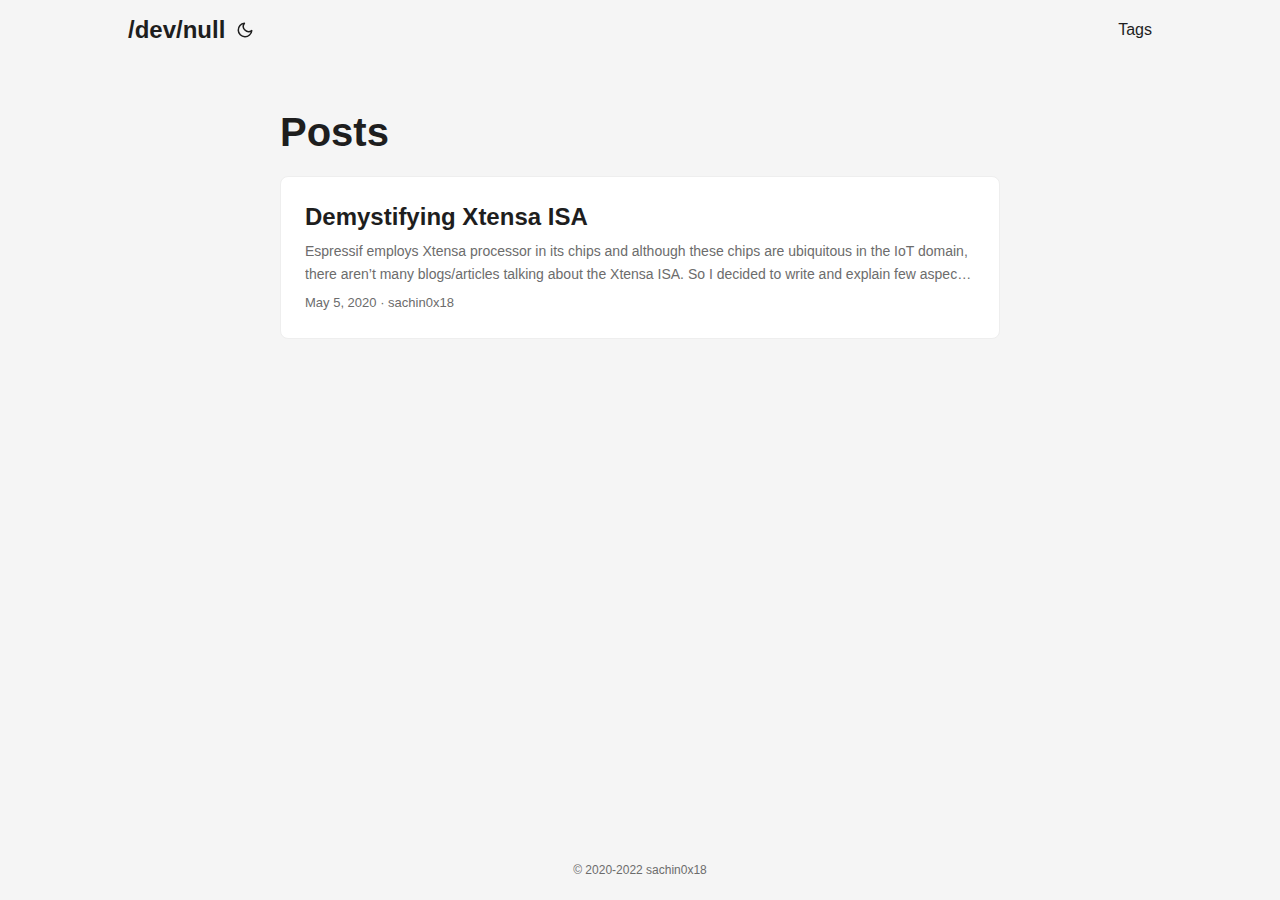
<file: posts/page/1/index.html>
<!doctype html><html><head><title>https://sachin0x18.github.io/posts/</title><link rel=canonical href=https://sachin0x18.github.io/posts/><meta name=robots content="noindex"><meta charset=utf-8><meta http-equiv=refresh content="0; url=https://sachin0x18.github.io/posts/"></head></html>
</file>
